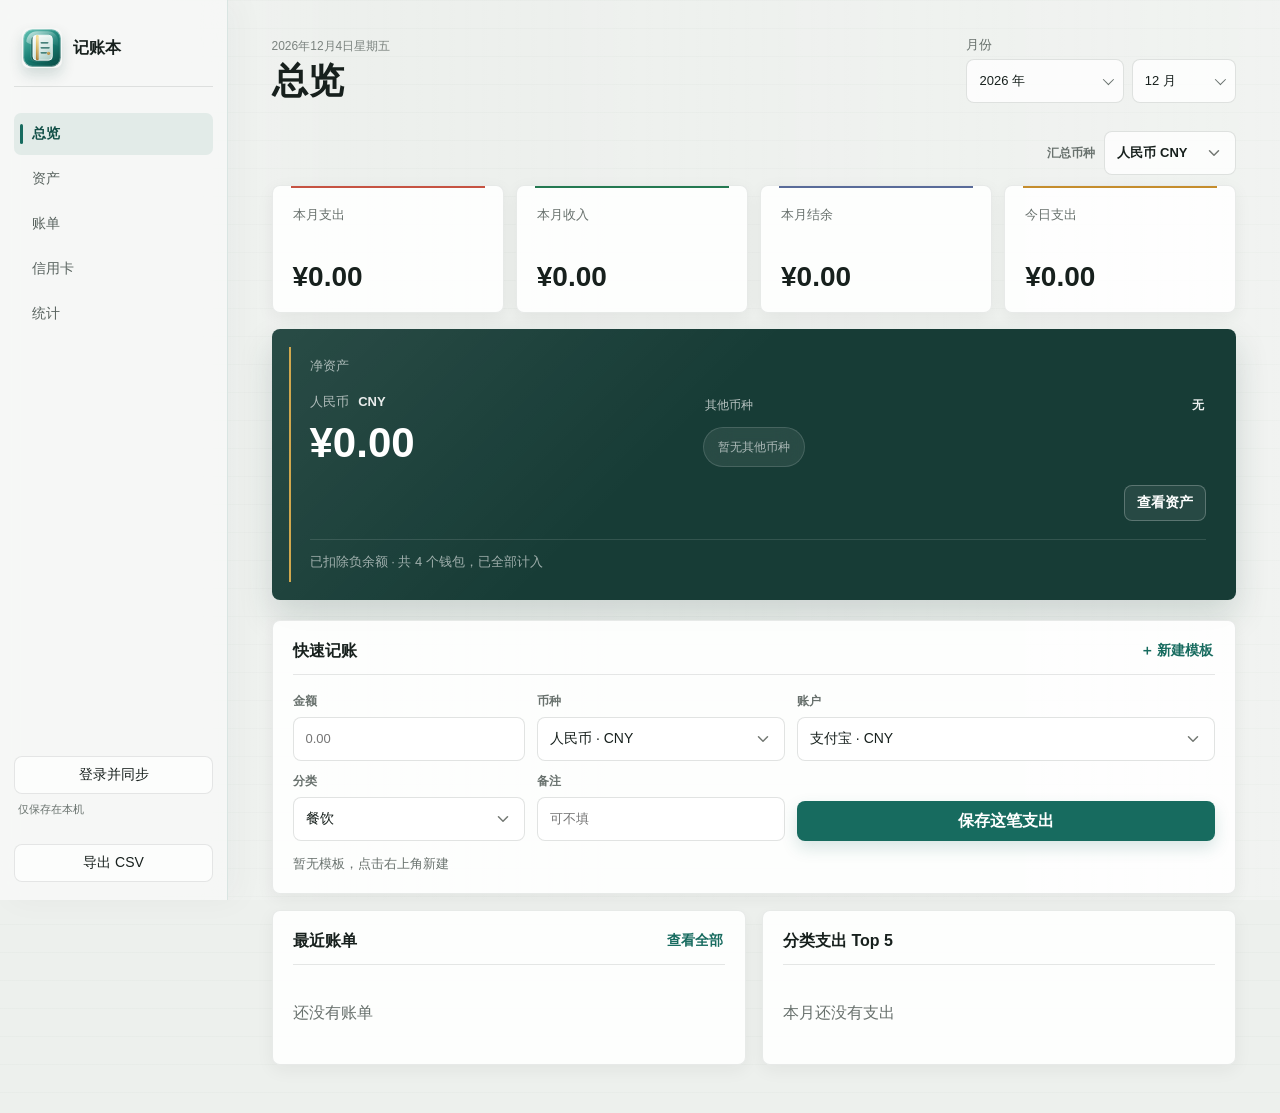
<file: index.html>
<!doctype html>
<html lang="zh-CN">
  <head>
    <meta charset="UTF-8" />
    <meta name="viewport" content="width=device-width, initial-scale=1.0" />
    <meta name="theme-color" content="#173c36" />
    <meta name="application-version" content="3.1" />
    <title>记账本 - 个人记账</title>
    <link id="appFavicon" rel="icon" href="./assets/icons/app-logo.svg?v=3" type="image/svg+xml" />
    <link rel="stylesheet" href="./styles.css?v=beauty-61" />
  </head>
  <body>
    <div class="app-shell">
      <aside class="sidebar" aria-label="主导航">
        <div class="brand">
          <div class="brand-logo-control">
            <button class="brand-mark" id="logoPickerButton" type="button" aria-label="选择 Logo 风格" aria-expanded="false" title="选择 Logo 风格">
              <img id="appLogo" src="./assets/icons/app-logo.svg?v=3" alt="" />
            </button>
            <div class="logo-picker-menu" id="logoPickerMenu" role="menu" aria-label="Logo 风格" hidden>
              <button class="logo-option" type="button" role="menuitemradio" data-logo-style="simple" aria-checked="false">
                <img src="./assets/icons/app-logo-simple.svg?v=1" alt="" />
                <span><strong>简约</strong><small>清晰平面线条</small></span>
                <i aria-hidden="true"></i>
              </button>
              <button class="logo-option active" type="button" role="menuitemradio" data-logo-style="embossed" aria-checked="true">
                <img src="./assets/icons/app-logo.svg?v=3" alt="" />
                <span><strong>立体</strong><small>玻璃浮雕质感</small></span>
                <i aria-hidden="true"></i>
              </button>
            </div>
          </div>
          <div>
            <strong>记账本</strong>
          </div>
        </div>
        <nav class="nav-tabs">
          <button class="nav-tab active" data-view="dashboard" type="button">总览</button>
          <button class="nav-tab" data-view="assets" type="button">资产</button>
          <button class="nav-tab" data-view="bills" type="button">账单</button>
          <button class="nav-tab" data-view="credit" type="button">信用卡</button>
          <button class="nav-tab" data-view="stats" type="button">统计</button>
        </nav>
        <div class="cloud-account">
          <button class="ghost-button" id="openAuthModal" type="button">登录并同步</button>
          <div class="cloud-user" id="cloudUser" hidden>
            <span class="cloud-user-email" id="cloudUserEmail"></span>
            <button class="link-button" id="signOutButton" type="button">退出登录</button>
          </div>
          <span class="sync-status" id="syncStatus">仅保存在本机</span>
        </div>
        <button class="ghost-button" id="exportCsv" type="button">导出 CSV</button>
      </aside>

      <main class="main-content">
        <header class="topbar">
          <div>
            <p class="eyebrow" id="todayText"></p>
            <h1 id="viewTitle">总览</h1>
          </div>
          <div class="month-control">
            <label for="monthPicker">月份</label>
            <input id="monthPicker" type="hidden" />
            <div class="period-cascade" data-period-target="monthPicker" data-period-kind="month" aria-label="选择账本月份"></div>
          </div>
        </header>

        <section class="view active" id="dashboardView">
          <div class="summary-currency-row">
            <label class="summary-currency-control" for="dashboardSummaryCurrency">
              <span>汇总币种</span>
              <select id="dashboardSummaryCurrency" aria-label="总览汇总币种"></select>
            </label>
          </div>
          <div class="metric-grid">
            <article class="metric">
              <span>本月支出</span>
              <strong id="monthExpense">¥0</strong>
            </article>
            <article class="metric">
              <span>本月收入</span>
              <strong id="monthIncome">¥0</strong>
            </article>
            <article class="metric">
              <span>本月结余</span>
              <strong id="monthBalance">¥0</strong>
            </article>
            <article class="metric">
              <span>今日支出</span>
              <strong id="todayExpense">¥0</strong>
            </article>
          </div>

          <section class="dashboard-asset-summary">
            <div>
              <span>净资产</span>
              <div class="metric-currency-list" id="dashboardNetAssets" aria-live="polite"></div>
            </div>
            <button class="link-button" data-view-jump="assets" type="button">查看资产</button>
            <p id="dashboardAssetSummary">已扣除负余额 · 共 0 个钱包</p>
          </section>

          <div class="content-grid">
            <section class="panel quick-entry">
              <div class="panel-heading">
                <h2>快速记账</h2>
                <button class="link-button" id="addQuickTemplate" type="button">＋ 新建模板</button>
              </div>
              <form id="quickForm" class="quick-entry-form">
                <label class="quick-amount-field">
                  <span>金额</span>
                  <input name="amount" type="number" step="0.01" min="0.01" placeholder="0.00" required />
                </label>
                <label class="quick-currency-field">
                  <span>币种</span>
                  <select name="currency" required></select>
                </label>
                <label class="quick-account-field">
                  <span>账户</span>
                  <select name="accountId" required></select>
                </label>
                <label>
                  <span>分类</span>
                  <select name="categoryId" required></select>
                </label>
                <label>
                  <span>备注</span>
                  <input name="note" type="text" placeholder="可不填" />
                </label>
                <button class="primary-button quick-submit" type="submit">保存这笔支出</button>
              </form>
              <form id="quickTemplateForm" class="quick-template-editor" hidden>
                <input name="id" type="hidden" />
                <label>
                  <span>模板名称</span>
                  <input name="note" type="text" placeholder="例如：工作日午餐" required />
                </label>
                <label>
                  <span>金额</span>
                  <input name="amount" type="number" step="0.01" min="0.01" placeholder="0.00" required />
                </label>
                <label class="quick-template-account-field">
                  <span>账户</span>
                  <select name="accountId" required></select>
                </label>
                <label>
                  <span>币种</span>
                  <select name="currency" required></select>
                </label>
                <label class="quick-template-category-field">
                  <span>分类</span>
                  <select name="categoryId" required></select>
                </label>
                <div class="template-editor-actions">
                  <button class="icon-button danger-button template-delete" id="deleteQuickTemplate" type="button" title="删除模板" aria-label="删除模板">
                    <span class="action-icon trash-icon" aria-hidden="true"></span>
                  </button>
                  <button class="secondary-button" id="cancelQuickTemplate" type="button">取消</button>
                  <button class="primary-button" id="quickTemplateSubmit" type="submit">保存模板</button>
                </div>
              </form>
              <div class="template-row" id="templateRow"></div>
            </section>

            <section class="panel">
              <div class="panel-heading">
                <h2>最近账单</h2>
                <button class="link-button" data-view-jump="bills" type="button">查看全部</button>
              </div>
              <div class="bill-list" id="recentBills"></div>
            </section>

            <section class="panel">
              <div class="panel-heading">
                <h2>分类支出 Top 5</h2>
              </div>
              <div class="rank-list" id="topCategories"></div>
            </section>

          </div>
        </section>

        <section class="view" id="assetsView">
          <section class="asset-summary">
            <div class="asset-summary-main">
              <div class="asset-summary-mode-row">
                <span id="assetValueLabel">净资产</span>
                <div class="asset-value-switch asset-value-switch-dark" role="group" aria-label="资产金额口径">
                  <button class="asset-value-button" type="button" data-assets-value-mode="total" aria-pressed="false">总资产</button>
                  <button class="asset-value-button active" type="button" data-assets-value-mode="net" aria-pressed="true">净资产</button>
                </div>
              </div>
              <div class="asset-total-list" id="totalAssets" aria-live="polite"></div>
            </div>
            <p id="assetSummary">共 0 个钱包</p>
          </section>

          <section class="panel asset-list-panel">
            <div class="panel-heading">
              <div>
                <h2>我的钱包</h2>
                <span class="panel-note" id="includedAccountCount">0 个计入资产统计</span>
              </div>
              <button class="primary-button" id="openAccountModal" type="button">新增钱包</button>
            </div>
            <div class="account-list" id="accountList"></div>
          </section>
        </section>

        <section class="view" id="addView">
          <div class="view-context-actions form-width-actions split-actions">
            <button class="secondary-button" data-view-jump="bills" type="button">返回账单</button>
            <button class="secondary-button" data-view-jump="categories" type="button">新增分类</button>
          </div>
          <form id="transactionForm" class="panel form-panel">
            <input type="hidden" name="id" />
            <div class="segmented" role="tablist" aria-label="记账类型">
              <button class="segment active" data-type="expense" type="button">支出</button>
              <button class="segment" data-type="income" type="button">收入</button>
              <button class="segment" data-type="transfer" type="button">转账</button>
            </div>
            <div class="form-grid">
              <label>
                金额
                <input name="amount" type="number" step="0.01" min="0" required />
              </label>
              <label class="category-field">
                分类
                <select name="categoryId" required></select>
              </label>
              <label>
                账户
                <select name="accountId"></select>
              </label>
              <label>
                币种
                <select name="currency"></select>
              </label>
              <label class="target-account-field">
                转入账户
                <select name="targetAccountId"></select>
              </label>
              <label>
                日期
                <input id="transactionDate" name="date" type="hidden" required />
                <div class="period-cascade period-cascade-datetime" data-period-target="transactionDate" data-period-kind="datetime" aria-label="选择交易日期和时间"></div>
              </label>
              <label class="credit-bill-period-field" hidden>
                信用卡账期
                <input id="transactionCreditBillMonth" name="creditBillMonth" type="hidden" />
                <div class="period-cascade" data-period-target="transactionCreditBillMonth" data-period-kind="month"></div>
              </label>
              <label>
                标签
                <input name="tags" type="text" placeholder="用逗号分隔" />
              </label>
              <label class="wide">
                备注
                <textarea name="note" rows="3"></textarea>
              </label>
              <label class="checkbox-line installment-toggle-field">
                <input name="useInstallment" type="checkbox" />
                信用卡分期
              </label>
              <div class="installment-fields wide" id="installmentFields" hidden>
                <label>
                  分期期数
                  <input name="installmentCount" type="number" min="2" max="60" step="1" value="3" />
                </label>
                <label>
                  首期日期
                  <input id="installmentStartDate" name="installmentStartDate" type="hidden" />
                  <div class="period-cascade period-cascade-date" data-period-target="installmentStartDate" data-period-kind="date" aria-label="选择首期日期"></div>
                </label>
              </div>
            </div>
            <div class="form-actions">
              <button class="secondary-button" id="resetTransaction" type="button">清空</button>
              <button class="secondary-button" id="cancelTransactionEdit" type="button" hidden>取消修改</button>
              <button class="primary-button" id="transactionSubmit" type="submit">保存账单</button>
            </div>
          </form>
        </section>

        <section class="view" id="billsView">
          <div class="view-context-actions">
            <button class="primary-button" data-view-jump="add" type="button">记一笔</button>
          </div>
          <div class="panel">
            <div class="filter-bar">
              <input id="billSearch" type="search" placeholder="搜索备注、标签" />
              <select id="typeFilter">
                <option value="all">全部类型</option>
                <option value="expense">支出</option>
                <option value="income">收入</option>
                <option value="transfer">转账</option>
              </select>
              <select id="categoryFilter"></select>
              <select id="accountFilter"></select>
            </div>
            <div class="summary-currency-row bill-summary-currency-row">
              <label class="summary-currency-control" for="billSummaryCurrency">
                <span>汇总币种</span>
                <select id="billSummaryCurrency" aria-label="账单汇总币种"></select>
              </label>
            </div>
            <div class="bill-summary" id="billSummary"></div>
            <div class="bulk-toolbar" id="bulkToolbar">
              <label class="checkbox-line">
                <input id="selectAllBills" type="checkbox" />
                全选当前列表
              </label>
              <span id="selectedBillCount">已选 0 笔</span>
              <button class="secondary-button" id="clearBillSelection" type="button">清空选择</button>
              <button class="icon-button danger-button" id="deleteSelectedBills" type="button" title="批量删除" aria-label="批量删除">
                <span class="action-icon trash-icon" aria-hidden="true"></span>
              </button>
            </div>
            <div class="bill-table" id="billTable"></div>
          </div>
        </section>

        <section class="view" id="creditView">
          <section class="panel credit-overview" id="creditOverview">
            <div class="panel-heading">
              <div>
                <h2>信用卡</h2>
                <span class="panel-note" id="creditCardSummary">0 张信用卡</span>
              </div>
            </div>
            <div class="credit-card-grid" id="creditCardList"></div>
          </section>

          <section class="credit-detail" id="creditDetail" hidden>
            <div class="panel credit-detail-hero">
              <button class="secondary-button" type="button" onclick="showCreditCardList()">返回信用卡列表</button>
              <div class="credit-detail-main">
                <span class="account-icon asset-account-logo has-logo account-line-logo"><img src="assets/logos/bank-card.svg?v=3" alt="" /></span>
                <div>
                  <h2 id="creditDetailTitle">信用卡</h2>
                  <p id="creditDetailMeta"></p>
                </div>
              </div>
              <div class="credit-detail-balance" id="creditDetailBalance"></div>
            </div>
            <div class="content-grid two-col">
              <section class="panel">
                <div class="panel-heading">
                  <h2>信用卡分期</h2>
                  <span class="panel-note" id="installmentSummary">0 个分期计划</span>
                </div>
                <div class="installment-plan-list" id="installmentPlanList"></div>
              </section>
              <section class="panel">
                <div class="panel-heading">
                  <div>
                    <h2 id="creditBillTitle">信用卡账单</h2>
                    <span class="panel-note" id="creditBillSummary">0 笔账单</span>
                  </div>
                  <label class="credit-period-picker">
                    账单期
                    <input id="creditBillMonth" type="hidden" />
                    <div class="period-cascade" data-period-target="creditBillMonth" data-period-kind="month" aria-label="选择信用卡账单期"></div>
                  </label>
                </div>
                <div class="bill-list" id="creditBillList"></div>
              </section>
            </div>
          </section>
        </section>

        <section class="view" id="categoriesView">
          <div class="view-context-actions">
            <button class="secondary-button" data-view-jump="add" type="button">返回记一笔</button>
          </div>
          <div class="content-grid two-col">
            <form id="categoryForm" class="panel form-panel category-form-panel">
              <input type="hidden" name="id" />
              <div class="panel-heading">
                <h2 id="categoryFormTitle">新增分类</h2>
              </div>
              <div class="category-preview" aria-live="polite">
                <span class="category-preview-icon" id="categoryPreviewIcon" aria-hidden="true">餐</span>
                <div class="category-preview-copy">
                  <span id="categoryPreviewType">支出分类</span>
                  <strong id="categoryPreviewName">分类名称</strong>
                </div>
              </div>
              <div class="form-grid category-form-grid">
                <label class="wide">
                  分类名称
                  <input name="name" type="text" placeholder="例如：旅行" required />
                </label>
                <label>
                  类型
                  <select name="type">
                    <option value="expense">支出</option>
                    <option value="income">收入</option>
                  </select>
                </label>
                <label class="wide category-icon-field">
                  图标
                  <input name="icon" type="hidden" value="utensils" />
                  <span class="category-picker-label">线性图标</span>
                  <span class="category-icon-picker" id="categoryIconPicker" role="group" aria-label="选择分类图标"></span>
                  <input name="customIcon" type="text" maxlength="16" placeholder="输入自定义文字或 Emoji，例如：🎵" />
                </label>
                <label class="category-color-field">
                  颜色
                  <span class="category-color-control">
                    <input name="color" type="color" value="#247c7a" aria-label="分类颜色" />
                    <span id="categoryColorValue">#247C7A</span>
                  </span>
                </label>
                <label class="category-toggle-field">
                  状态
                  <span class="category-toggle">
                    <input name="enabled" type="checkbox" checked />
                    <span class="category-toggle-track" aria-hidden="true"></span>
                    <span>启用此分类</span>
                  </span>
                </label>
              </div>
              <div class="form-actions category-form-actions">
                <button class="secondary-button" id="resetCategory" type="button">清空</button>
                <button class="secondary-button" id="cancelCategoryEdit" type="button" hidden>取消修改</button>
                <button class="primary-button" id="categorySubmit" type="submit">保存分类</button>
              </div>
            </form>
            <div class="panel">
              <div class="panel-heading">
                <h2>分类列表</h2>
              </div>
              <div class="category-list" id="categoryList"></div>
            </div>
          </div>
        </section>

        <section class="view" id="statsView">
          <div class="stats-toolbar">
            <div class="stats-mode-group" role="group" aria-label="统计周期">
              <button class="stats-mode-button" type="button" data-stats-mode="week" aria-pressed="false">周报</button>
              <button class="stats-mode-button active" type="button" data-stats-mode="month" aria-pressed="true">月报</button>
              <button class="stats-mode-button" type="button" data-stats-mode="year" aria-pressed="false">年报</button>
            </div>
            <div class="stats-period-controls">
              <label class="stats-period-field" data-stats-period="week" hidden>
                <span>所在周</span>
                <input id="statsWeekDate" type="hidden" />
                <div class="period-cascade period-cascade-date" data-period-target="statsWeekDate" data-period-kind="date" aria-label="选择周报日期"></div>
              </label>
              <label class="stats-period-field" data-stats-period="month">
                <span>月份</span>
                <input id="statsMonthValue" type="hidden" />
                <div class="period-cascade" data-period-target="statsMonthValue" data-period-kind="month" aria-label="选择月报月份"></div>
              </label>
              <label class="stats-period-field" data-stats-period="year" hidden>
                <span>年份</span>
                <input id="statsYearValue" type="hidden" />
                <div class="period-cascade period-cascade-year" data-period-target="statsYearValue" data-period-kind="year" aria-label="选择年报年份"></div>
              </label>
              <label class="stats-currency-field" for="statsCurrency">
                <span>统计币种</span>
                <select id="statsCurrency"></select>
              </label>
            </div>
            <p class="stats-period-summary" id="statsPeriodSummary"></p>
          </div>
          <div class="stats-subnav" role="tablist" aria-label="统计分析">
            <button class="stats-subnav-button active" type="button" data-stats-page="overview" aria-pressed="true">概览</button>
            <button class="stats-subnav-button" type="button" data-stats-page="expense" aria-pressed="false">消费分析</button>
            <button class="stats-subnav-button" type="button" data-stats-page="income" aria-pressed="false">收入分析</button>
          </div>

          <div class="stats-page active" data-stats-page-panel="overview">
            <div class="metric-grid">
              <article class="metric">
                <span>储蓄率</span>
                <strong id="savingRate">0%</strong>
              </article>
              <article class="metric">
                <span>最大支出分类</span>
                <strong id="largestCategory">-</strong>
              </article>
              <article class="metric">
                <span>最大单笔消费</span>
                <strong id="largestExpense">¥0</strong>
              </article>
              <article class="metric">
                <span id="statsDeltaLabel">比上月变化</span>
                <strong id="monthDelta">¥0</strong>
              </article>
            </div>
            <section class="panel stats-net-panel">
              <div class="panel-heading stats-chart-heading">
                <div>
                  <h2 id="statsAssetTrendTitle">净资产趋势</h2>
                  <p id="statsAssetTrendDescription">包含所选币种钱包的正负余额</p>
                </div>
                <div class="stats-asset-actions">
                  <div class="asset-value-switch" role="group" aria-label="趋势图资产口径">
                    <button class="asset-value-button" type="button" data-stats-asset-mode="total" aria-pressed="false">总资产</button>
                    <button class="asset-value-button active" type="button" data-stats-asset-mode="net" aria-pressed="true">净资产</button>
                  </div>
                  <div class="stats-chart-legend">
                    <span><i class="legend-dot net"></i><span id="statsAssetEndLabel">期末净资产</span> <strong id="statsNetAssetCurrent">¥0</strong></span>
                    <span>周期变化 <strong id="statsNetAssetChange">¥0</strong></span>
                  </div>
                </div>
              </div>
              <div class="net-worth-chart" id="netWorthChart"></div>
            </section>
            <section class="panel">
              <div class="panel-heading stats-chart-heading">
                <h2 id="statsTrendTitle">本月每日收支</h2>
                <div class="stats-chart-legend">
                  <span><i class="legend-dot income"></i>收入 <strong id="statsIncomeTotal">¥0</strong></span>
                  <span><i class="legend-dot expense"></i>支出 <strong id="statsExpenseTotal">¥0</strong></span>
                </div>
              </div>
              <div class="cashflow-chart" id="dailyChart"></div>
            </section>
          </div>

          <div class="stats-page" data-stats-page-panel="expense" hidden>
            <details class="stats-inline-filter">
              <summary>筛选统计数据</summary>
              <div class="stats-filter-grid">
                <section>
                  <h3>排除分类</h3>
                  <div class="stats-filter-list" data-stats-category-filters="expense"></div>
                </section>
                <section>
                  <h3>排除标签</h3>
                  <div class="stats-tag-filter-row">
                    <input data-stats-tag-filter-input type="text" placeholder="输入标签后回车" />
                    <button class="secondary-button" data-add-stats-tag-filter type="button">添加</button>
                  </div>
                  <div class="stats-filter-tags" data-stats-tag-filters></div>
                </section>
              </div>
              <button class="secondary-button stats-filter-reset" data-reset-stats-filters type="button">清空筛选</button>
            </details>
            <div class="metric-grid analysis-metric-grid">
              <article class="metric">
                <span>本期支出</span>
                <strong id="expenseAnalysisTotal">¥0</strong>
              </article>
              <article class="metric">
                <span>最大支出分类</span>
                <strong id="expenseAnalysisTopCategory">-</strong>
              </article>
              <article class="metric">
                <span>固定支出</span>
                <strong id="expenseAnalysisFixed">¥0</strong>
              </article>
              <article class="metric">
                <span>支出笔数</span>
                <strong id="expenseAnalysisTags">0 笔</strong>
              </article>
            </div>
            <section class="panel">
              <div class="panel-heading">
                <div>
                  <h2>支出分类占比</h2>
                  <span class="panel-note">点击分类查看账单明细</span>
                </div>
              </div>
              <div class="donut-area">
                <div class="donut" id="categoryDonut"></div>
                <div class="rank-list" id="categoryShare"></div>
              </div>
            </section>
            <section class="panel spending-analysis-panel">
              <div class="panel-heading">
                <div>
                  <h2>消费分析</h2>
                  <span class="panel-note">从分类、标签和固定支出查看资金流向</span>
                </div>
              </div>
              <div class="spending-insight" id="spendingInsight">本期还没有足够的支出数据</div>
              <div class="spending-analysis-grid">
                <section class="spending-analysis-card">
                  <h3>支出流向</h3>
                  <div class="flow-list" id="spendingFlowList"></div>
                </section>
                <section class="spending-analysis-card">
                  <h3>标签排行</h3>
                  <div class="flow-list" id="tagFlowList"></div>
                </section>
                <section class="spending-analysis-card">
                  <h3>固定支出</h3>
                  <div class="flow-list" id="fixedExpenseList"></div>
                </section>
              </div>
            </section>
          </div>

          <div class="stats-page" data-stats-page-panel="income" hidden>
            <details class="stats-inline-filter">
              <summary>筛选统计数据</summary>
              <div class="stats-filter-grid">
                <section>
                  <h3>排除分类</h3>
                  <div class="stats-filter-list" data-stats-category-filters="income"></div>
                </section>
                <section>
                  <h3>排除标签</h3>
                  <div class="stats-tag-filter-row">
                    <input data-stats-tag-filter-input type="text" placeholder="输入标签后回车" />
                    <button class="secondary-button" data-add-stats-tag-filter type="button">添加</button>
                  </div>
                  <div class="stats-filter-tags" data-stats-tag-filters></div>
                </section>
              </div>
              <button class="secondary-button stats-filter-reset" data-reset-stats-filters type="button">清空筛选</button>
            </details>
            <div class="metric-grid analysis-metric-grid income-analysis-metric-grid">
              <article class="metric">
                <span>本期收入</span>
                <strong id="incomeAnalysisTotal">¥0</strong>
              </article>
              <article class="metric">
                <span>最大收入来源</span>
                <strong id="incomeAnalysisTopCategory">-</strong>
              </article>
              <article class="metric">
                <span>稳定收入</span>
                <strong id="incomeAnalysisStable">¥0</strong>
              </article>
              <article class="metric">
                <span>收入笔数</span>
                <strong id="incomeAnalysisCount">0 笔</strong>
              </article>
            </div>
            <section class="panel">
              <div class="panel-heading">
                <div>
                  <h2>收入分类占比</h2>
                  <span class="panel-note">点击分类查看账单明细</span>
                </div>
              </div>
              <div class="donut-area">
                <div class="donut income-donut" id="incomeDonut"></div>
                <div class="rank-list" id="incomeShare"></div>
              </div>
            </section>
            <section class="panel spending-analysis-panel">
              <div class="panel-heading">
                <div>
                  <h2>收入分析</h2>
                  <span class="panel-note">从来源、标签和稳定收入查看资金进入方式</span>
                </div>
              </div>
              <div class="spending-insight income-insight" id="incomeInsight">本期还没有足够的收入数据</div>
              <div class="spending-analysis-grid">
                <section class="spending-analysis-card">
                  <h3>收入来源</h3>
                  <div class="flow-list" id="incomeFlowList"></div>
                </section>
                <section class="spending-analysis-card">
                  <h3>标签排行</h3>
                  <div class="flow-list" id="incomeTagFlowList"></div>
                </section>
                <section class="spending-analysis-card">
                  <h3>稳定收入</h3>
                  <div class="flow-list" id="stableIncomeList"></div>
                </section>
              </div>
            </section>
          </div>
        </section>
      </main>
    </div>

    <div class="modal-backdrop" id="accountModal" hidden>
      <section class="modal-dialog" role="dialog" aria-modal="true" aria-labelledby="accountFormTitle">
        <form id="accountForm">
          <input type="hidden" name="id" />
          <div class="modal-heading">
            <h2 id="accountFormTitle">新增钱包</h2>
            <button class="modal-close" id="closeAccountModal" type="button" aria-label="关闭窗口" title="关闭">×</button>
          </div>
          <div class="modal-body form-grid one-col">
            <label>
              钱包名称
              <input name="name" type="text" placeholder="例如：招商银行、京东钱包" required />
            </label>
            <label>
              钱包类型
              <select name="type">
                <option value="wechat">微信</option>
                <option value="alipay">支付宝</option>
                <option value="bank">银行卡</option>
                <option value="credit_card">信用卡</option>
                <option value="cash">现金</option>
                <option value="other">其他钱包</option>
              </select>
            </label>
            <div class="account-icon-preview" aria-live="polite">
              <div id="accountIconPreview" aria-hidden="true"></div>
              <div>
                <span>钱包图标预览</span>
                <strong id="accountIconPreviewLabel">微信</strong>
              </div>
            </div>
            <div class="account-balance-editor">
              <div class="balance-editor-heading">
                <span id="initialBalanceLabel">币种余额</span>
                <button class="link-button" id="addAccountBalance" type="button">＋ 添加币种</button>
              </div>
              <div class="balance-row-list" id="accountBalanceRows"></div>
              <p class="account-balance-hint" id="creditOpeningDebtHint" hidden>新增信用卡时，填写的欠款将自动记为本期“其他”支出。</p>
            </div>
            <div class="credit-card-fields" id="creditCardFields" hidden>
              <label>
                信用额度
                <input name="creditLimit" type="number" min="0" step="0.01" value="0" required />
              </label>
              <label>
                账单日
                <input name="billingDay" type="number" min="1" max="28" step="1" value="1" required />
              </label>
              <label>
                还款日
                <input name="dueDay" type="number" min="1" max="28" step="1" value="20" required />
              </label>
            </div>
            <label class="checkbox-line">
              <input name="includeInAssets" type="checkbox" checked />
              计入资产统计
            </label>
          </div>
          <div class="modal-actions">
            <button class="secondary-button" id="cancelAccountModal" type="button">取消</button>
            <button class="primary-button" id="accountSubmit" type="submit">保存钱包</button>
          </div>
        </form>
      </section>
    </div>

    <div class="modal-backdrop stats-category-modal" id="statsCategoryModal" hidden>
      <section class="modal-dialog stats-category-modal-dialog" role="dialog" aria-modal="true" aria-labelledby="statsCategoryModalTitle">
        <div class="modal-heading">
          <h2 id="statsCategoryModalTitle">分类账单明细</h2>
          <button class="modal-close" id="closeStatsCategoryModal" type="button" aria-label="关闭分类账单明细" title="关闭">×</button>
        </div>
        <div class="stats-category-modal-content" id="statsCategoryModalContent"></div>
      </section>
    </div>

    <div class="modal-backdrop" id="authModal" hidden>
      <section class="modal-dialog auth-dialog" role="dialog" aria-modal="true" aria-labelledby="authFormTitle">
        <form id="authForm">
          <div class="modal-heading">
            <h2 id="authFormTitle">登录同步</h2>
            <button class="modal-close" id="closeAuthModal" type="button" aria-label="关闭窗口" title="关闭">×</button>
          </div>
          <div class="modal-body form-grid one-col">
            <label id="authEmailField">
              邮箱
              <input name="email" type="email" autocomplete="email" required />
            </label>
            <label>
              密码
              <input name="password" type="password" minlength="8" autocomplete="current-password" required />
            </label>
            <div class="auth-links">
              <button class="link-button" id="forgotPassword" type="button">忘记密码</button>
            </div>
          </div>
          <div class="modal-actions">
            <button class="secondary-button" id="cancelAuthModal" type="button">取消</button>
            <button class="secondary-button" id="registerButton" type="button">注册</button>
            <button class="primary-button" id="authSubmit" type="submit">登录</button>
          </div>
        </form>
      </section>
    </div>

    <div class="toast" id="toast" role="status" aria-live="polite"></div>
    <script src="./assets/vendor/supabase.js?v=1"></script>
    <script src="./mock-data.js?v=3"></script>
    <script src="./app.js?v=beauty-67"></script>
  </body>
</html>
</file>
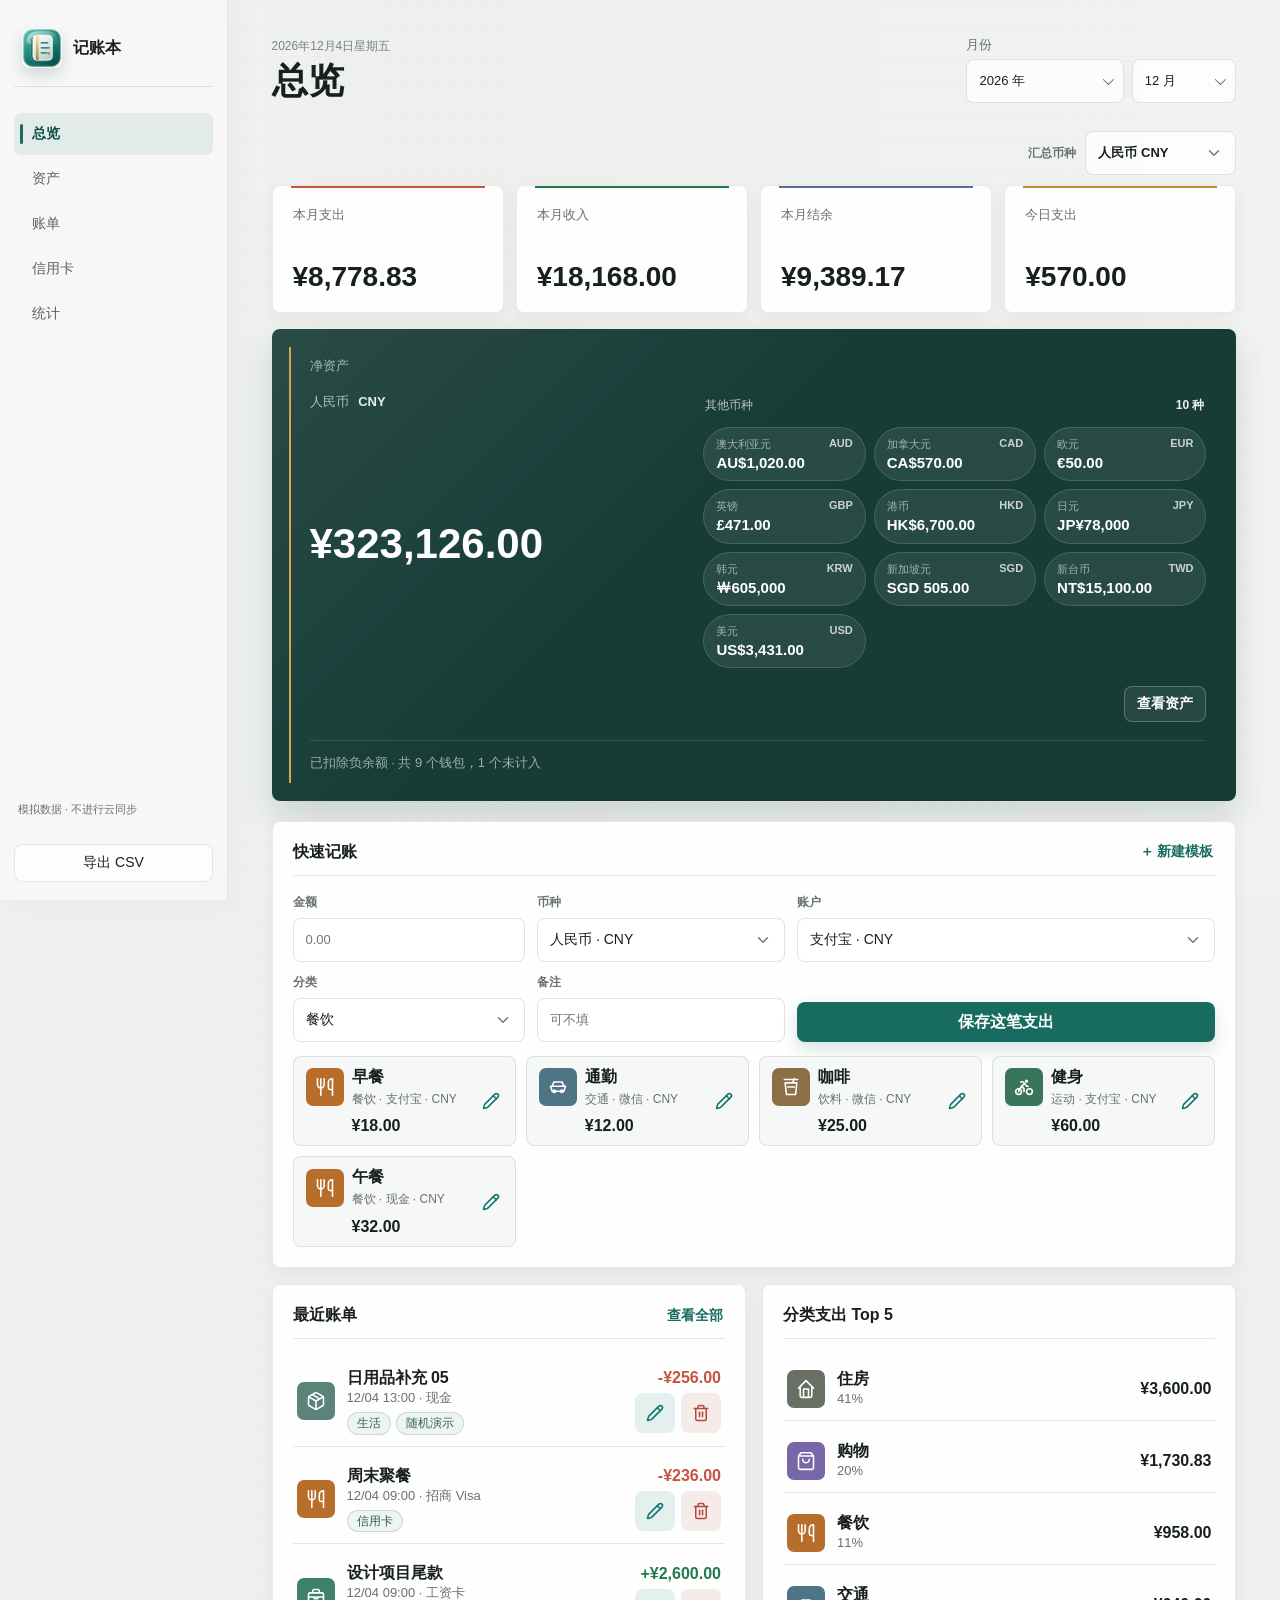
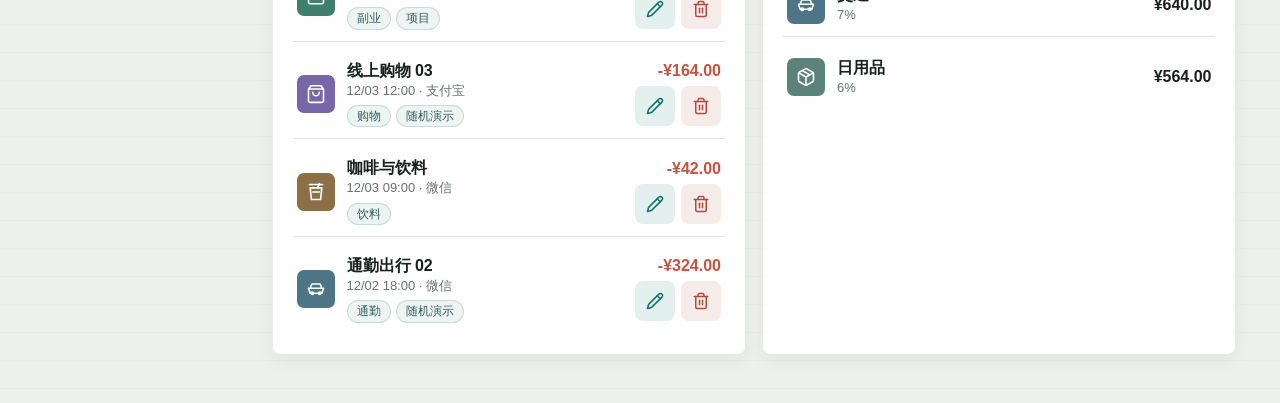
<file: demo.html>
<!doctype html>
<html lang="zh-CN">
  <head>
    <meta charset="UTF-8" />
    <meta name="viewport" content="width=device-width, initial-scale=1.0" />
    <title>记账本 - 模拟数据</title>
    <meta http-equiv="refresh" content="0; url=./index.html?demo=1" />
    <script>window.location.replace("./index.html?demo=1");</script>
  </head>
  <body>
    <a href="./index.html?demo=1">打开模拟数据</a>
  </body>
</html>
</file>
<file: styles.css>
:root {
  color-scheme: light;
  --bg: #f3f2ee;
  --surface: rgba(255, 255, 255, 0.76);
  --surface-solid: #fbfaf7;
  --panel: rgba(255, 255, 255, 0.84);
  --text: #202321;
  --muted: #737873;
  --secondary: #90958f;
  --line: rgba(44, 48, 43, 0.12);
  --line-strong: rgba(44, 48, 43, 0.2);
  --primary: #0f766e;
  --primary-dark: #0b5f59;
  --accent: #b76e2b;
  --amber: #c59b2d;
  --green: #247a4d;
  --danger: #b24a3b;
  --purple: #7766a8;
  --shadow: 0 18px 48px rgba(24, 28, 24, 0.075);
  --soft-shadow: 0 8px 24px rgba(24, 28, 24, 0.055);
}

* {
  box-sizing: border-box;
}

[hidden] {
  display: none !important;
}

body {
  margin: 0;
  min-width: 320px;
  min-height: 100vh;
  color: var(--text);
  background:
    radial-gradient(circle at 16% 0%, rgba(255, 255, 255, 0.86), transparent 34%),
    linear-gradient(180deg, #f8f7f3 0%, #f1f0ec 46%, #e8e7e2 100%);
  font-family: -apple-system, BlinkMacSystemFont, "SF Pro Display", "SF Pro Text", "Segoe UI", "PingFang SC", "Microsoft YaHei", sans-serif;
  -webkit-font-smoothing: antialiased;
  text-rendering: optimizeLegibility;
}

body.modal-open {
  overflow: hidden;
}

button,
input,
select,
textarea {
  font: inherit;
}

button {
  cursor: pointer;
}

.app-shell {
  display: grid;
  grid-template-columns: 246px minmax(0, 1fr);
  min-height: 100vh;
}

.sidebar {
  position: sticky;
  top: 0;
  display: flex;
  flex-direction: column;
  gap: 22px;
  height: 100vh;
  padding: 24px 16px;
  border-right: 1px solid var(--line);
  background: rgba(237, 236, 231, 0.72);
  color: var(--text);
  backdrop-filter: blur(24px) saturate(1.35);
}

.brand {
  display: flex;
  align-items: center;
  gap: 12px;
  min-height: 48px;
  padding: 0 4px;
}

.brand-mark {
  position: relative;
  display: flex;
  align-items: center;
  justify-content: center;
  width: 42px;
  height: 42px;
  border-radius: 8px;
  color: white;
  background: linear-gradient(180deg, #1f8f86 0%, #0f766e 100%);
  font-weight: 800;
  box-shadow: 0 10px 24px rgba(15, 118, 110, 0.2);
}

.brand-mark svg {
  position: absolute;
  top: 50%;
  left: 50%;
  display: block;
  width: 25px;
  height: 25px;
  margin: 0;
  transform: translate(-50%, -50%);
}

.brand strong,
.brand span {
  display: block;
}

.brand strong {
  font-size: 17px;
  letter-spacing: 0;
}

.brand span {
  color: var(--muted);
  font-size: 13px;
}

.nav-tabs {
  display: grid;
  gap: 6px;
}

.nav-tab,
.ghost-button {
  width: 100%;
  min-height: 38px;
  border: 0;
  border-radius: 8px;
  color: var(--text);
  background: transparent;
  text-align: left;
  padding: 0 12px;
  font-size: 14px;
  font-weight: 500;
  transition: background 0.16s ease, color 0.16s ease, box-shadow 0.16s ease;
}

.nav-tab:hover,
.ghost-button:hover {
  background: rgba(0, 0, 0, 0.05);
}

.nav-tab.active {
  color: var(--text);
  background: rgba(255, 255, 255, 0.68);
  box-shadow: inset 0 0 0 1px rgba(255, 255, 255, 0.72), 0 6px 18px rgba(24, 28, 24, 0.045);
}

.ghost-button {
  border: 1px solid var(--line);
  background: rgba(255, 255, 255, 0.52);
  text-align: center;
}

.cloud-account {
  display: grid;
  gap: 8px;
  margin-top: auto;
}

.cloud-user {
  display: grid;
  gap: 6px;
  padding: 10px 12px;
  border: 1px solid var(--line);
  border-radius: 8px;
  background: rgba(255, 255, 255, 0.48);
}

.cloud-user-email {
  overflow: hidden;
  color: var(--text);
  font-size: 13px;
  font-weight: 600;
  text-overflow: ellipsis;
  white-space: nowrap;
}

.cloud-user .link-button {
  justify-self: start;
}

.account-balance-hint {
  margin: 8px 0 0;
  color: var(--muted);
  font-size: 12px;
  line-height: 1.5;
}

.sync-status {
  min-height: 16px;
  padding: 0 4px;
  color: var(--muted);
  font-size: 11px;
}

.sync-status.is-syncing {
  color: var(--accent);
}

.sync-status.is-synced {
  color: var(--green);
}

.sync-status.is-error {
  color: var(--danger);
}

.main-content {
  min-width: 0;
  padding: 30px;
}

.topbar {
  display: flex;
  align-items: center;
  justify-content: space-between;
  gap: 18px;
  margin-bottom: 24px;
}

.eyebrow {
  margin: 0 0 4px;
  color: var(--muted);
  font-size: 13px;
}

h1,
h2 {
  margin: 0;
  letter-spacing: 0;
}

h1 {
  font-size: 34px;
  line-height: 1.12;
  font-weight: 700;
}

h2 {
  font-size: 17px;
  font-weight: 650;
}

.month-control {
  display: grid;
  gap: 6px;
  color: var(--muted);
  font-size: 13px;
}

input,
select,
textarea {
  width: 100%;
  min-width: 0;
  border: 1px solid var(--line);
  border-radius: 8px;
  background-color: rgba(255, 255, 255, 0.72);
  color: var(--text);
  padding: 10px 12px;
  outline: none;
  transition: border-color 0.16s ease, box-shadow 0.16s ease, background-color 0.16s ease;
}

input:not([type="hidden"]):not([type="checkbox"]):not([type="color"]),
select {
  height: 44px;
  min-height: 44px;
  line-height: 1.2;
}

textarea {
  min-height: 96px;
  line-height: 1.45;
  resize: vertical;
}

#transactionForm input:not([type="hidden"]),
#transactionForm select,
#transactionForm textarea {
  border-radius: 8px;
  border-width: 1px;
}

#transactionForm input:not([type="hidden"]):not([type="checkbox"]),
#transactionForm select {
  height: 44px;
  min-height: 44px;
  padding-top: 10px;
  padding-bottom: 10px;
}

select {
  -webkit-appearance: none;
  appearance: none;
  padding-right: 40px;
  background-color: rgba(255, 255, 255, 0.72);
  background-image: url("data:image/svg+xml,%3Csvg xmlns='http://www.w3.org/2000/svg' width='18' height='18' viewBox='0 0 24 24' fill='none' stroke='%23737873' stroke-width='2' stroke-linecap='round' stroke-linejoin='round'%3E%3Cpath d='m6 9 6 6 6-6'/%3E%3C/svg%3E");
  background-repeat: no-repeat;
  background-position: right 12px center;
  background-size: 18px 18px;
}

#transactionForm input[type="datetime-local"]::-webkit-calendar-picker-indicator {
  width: 18px;
  height: 18px;
  margin: 0;
  padding: 0;
  opacity: 0.58;
}

input:hover,
select:hover,
textarea:hover {
  background-color: rgba(255, 255, 255, 0.94);
}

input:focus,
select:focus,
textarea:focus {
  border-color: rgba(15, 118, 110, 0.62);
  box-shadow: 0 0 0 4px rgba(15, 118, 110, 0.12);
  background-color: white;
}

input[type="color"] {
  min-height: 44px;
  padding: 4px;
  background: #fff;
  cursor: pointer;
}

input[type="color"]::-webkit-color-swatch-wrapper {
  padding: 0;
}

input[type="color"]::-webkit-color-swatch {
  border: 0;
  border-radius: 5px;
}

input[type="color"]::-moz-color-swatch {
  border: 0;
  border-radius: 5px;
}

.view {
  display: none;
}

.view.active {
  display: block;
}

.metric-grid {
  display: grid;
  grid-template-columns: repeat(4, minmax(0, 1fr));
  grid-auto-rows: 1fr;
  align-items: stretch;
  gap: 14px;
  margin-bottom: 18px;
}

.metric,
.panel {
  border: 1px solid rgba(255, 255, 255, 0.72);
  border-radius: 8px;
  background: var(--panel);
  box-shadow: var(--shadow);
  backdrop-filter: blur(18px) saturate(1.2);
}

.metric {
  display: grid;
  grid-template-rows: auto 1fr;
  gap: 12px;
  min-height: 142px;
  height: 100%;
  padding: 18px;
  background:
    linear-gradient(180deg, rgba(255, 255, 255, 0.94), rgba(255, 255, 255, 0.78));
}

.metric span {
  color: var(--muted);
  font-size: 13px;
  font-weight: 500;
}

.metric strong {
  max-width: 100%;
  font-size: 29px;
  line-height: 1.08;
  font-weight: 700;
  font-variant-numeric: tabular-nums;
  overflow-wrap: anywhere;
}

.metric > strong {
  align-self: end;
}

.analysis-metric-grid {
  grid-template-columns: repeat(4, minmax(0, 1fr));
  gap: 12px;
  margin-bottom: 16px;
}

.analysis-metric-grid .metric {
  min-height: 112px;
  padding: 16px;
}

.analysis-metric-grid .metric strong {
  font-size: 24px;
}

.analysis-metric-grid .metric::after {
  content: "";
  position: absolute;
  top: 0;
  right: 18px;
  left: 18px;
  height: 2px;
  background: #c58d2d;
}

.income-analysis-metric-grid .metric::after {
  background: #4d7585;
}

.dashboard-asset-summary {
  display: flex;
  align-items: flex-end;
  justify-content: space-between;
  gap: 18px;
  margin-bottom: 18px;
  padding: 18px 20px;
  border: 1px solid rgba(15, 118, 110, 0.16);
  border-radius: 8px;
  background: linear-gradient(180deg, rgba(244, 250, 248, 0.94), rgba(255, 255, 255, 0.74));
  box-shadow: var(--soft-shadow);
}

.dashboard-asset-summary > div {
  display: grid;
  gap: 8px;
  flex: 1;
  min-width: 0;
}

.dashboard-asset-summary > div > span {
  color: var(--muted);
  font-size: 13px;
  font-weight: 500;
}

.metric-currency-list {
  display: grid;
  grid-template-columns: minmax(240px, 0.9fr) minmax(260px, 1.1fr);
  align-items: end;
  gap: 18px;
  width: 100%;
  min-width: 0;
}

.metric-currency-item {
  display: flex;
  align-items: baseline;
  justify-content: space-between;
  gap: 10px;
  min-width: 0;
}

.metric-currency-item span {
  flex: 0 0 auto;
  color: var(--secondary);
  font-size: 11px;
  font-weight: 600;
}

.metric-currency-item strong {
  min-width: 0;
  color: var(--text);
  font-size: 16px;
  line-height: 1.1;
  text-align: right;
  overflow-wrap: anywhere;
}

.metric-currency-item.is-primary {
  display: grid;
  justify-content: stretch;
  gap: 4px;
}

.metric-currency-item.is-primary strong {
  font-size: 27px;
  text-align: left;
}

.dashboard-asset-primary {
  display: grid;
  gap: 7px;
  min-width: 0;
}

.dashboard-asset-primary span {
  color: rgba(244, 249, 247, 0.64);
  font-size: 12px;
}

.dashboard-asset-primary span b {
  margin-left: 5px;
  color: rgba(244, 249, 247, 0.88);
  font-weight: 700;
}

.dashboard-asset-primary strong {
  color: #fff;
  font-size: clamp(30px, 3.1vw, 42px);
  line-height: 1;
  font-weight: 720;
  font-variant-numeric: tabular-nums;
  overflow-wrap: anywhere;
}

.dashboard-asset-secondary {
  display: grid;
  grid-template-columns: repeat(3, minmax(0, 1fr));
  gap: 8px;
  min-width: 0;
}

.dashboard-asset-pill,
.dashboard-asset-empty {
  min-width: 0;
  border: 1px solid rgba(255, 255, 255, 0.14);
  border-radius: 999px;
  background: rgba(255, 255, 255, 0.08);
  backdrop-filter: blur(14px);
}

.dashboard-asset-pill {
  display: grid;
  gap: 3px;
  padding: 9px 11px;
}

.dashboard-asset-pill span {
  color: rgba(244, 249, 247, 0.62);
  font-size: 11px;
  font-weight: 700;
}

.dashboard-asset-pill strong {
  color: #fff;
  font-size: 14px;
  line-height: 1.12;
  font-weight: 700;
  font-variant-numeric: tabular-nums;
  overflow-wrap: anywhere;
}

.dashboard-asset-empty {
  display: inline-flex;
  align-items: center;
  min-height: 38px;
  padding: 0 14px;
  color: rgba(244, 249, 247, 0.62);
  font-size: 12px;
}

.asset-summary {
  display: flex;
  align-items: flex-end;
  justify-content: space-between;
  gap: 18px;
  margin-bottom: 18px;
  border-radius: 8px;
  padding: 24px 26px;
  color: #fff;
  background: #29342f;
  box-shadow: 0 18px 42px rgba(28, 38, 33, 0.14);
}

.asset-summary-main {
  display: grid;
  gap: 8px;
  flex: 1;
  min-width: 0;
}

.asset-summary-mode-row {
  display: flex;
  flex-wrap: wrap;
  align-items: center;
  justify-content: space-between;
  gap: 10px 16px;
}

.asset-summary-mode-row > span {
  color: rgba(255, 255, 255, 0.68);
  font-size: 13px;
}

.asset-value-switch {
  display: inline-grid;
  grid-template-columns: repeat(2, minmax(72px, 1fr));
  gap: 2px;
  padding: 3px;
  border: 1px solid var(--line);
  border-radius: 8px;
  background: #f3f1ec;
}

.asset-value-button {
  min-height: 32px;
  padding: 0 12px;
  border: 0;
  border-radius: 6px;
  color: var(--muted);
  background: transparent;
  font: inherit;
  font-size: 13px;
  font-weight: 650;
  white-space: nowrap;
  cursor: pointer;
}

.asset-value-button.active {
  color: var(--text);
  background: #fff;
  box-shadow: 0 1px 4px rgba(26, 36, 32, 0.12);
}

.asset-value-button:focus-visible {
  outline: 2px solid var(--primary);
  outline-offset: 1px;
}

.asset-value-switch-dark {
  border-color: rgba(255, 255, 255, 0.16);
  background: rgba(255, 255, 255, 0.09);
}

.asset-value-switch-dark .asset-value-button {
  color: rgba(255, 255, 255, 0.72);
}

.asset-value-switch-dark .asset-value-button.active {
  color: #173c36;
  background: #fff;
}

.asset-summary-main > span,
.asset-summary p {
  color: rgba(255, 255, 255, 0.68);
  font-size: 13px;
}

.asset-total-list {
  display: flex;
  align-items: flex-end;
  flex-wrap: wrap;
  gap: 16px 0;
  min-width: 0;
}

.asset-total-item {
  display: grid;
  gap: 6px;
  min-width: 150px;
  padding: 0 22px;
  border-left: 1px solid rgba(255, 255, 255, 0.16);
}

.asset-total-item:first-child {
  padding-left: 0;
  border-left: 0;
}

.asset-total-item span {
  color: rgba(255, 255, 255, 0.62);
  font-size: 12px;
}

.asset-total-item span b {
  margin-left: 4px;
  color: rgba(255, 255, 255, 0.88);
  font-weight: 600;
}

.asset-total-item strong {
  max-width: 100%;
  font-size: 25px;
  line-height: 1;
  font-weight: 650;
  font-variant-numeric: tabular-nums;
  overflow-wrap: anywhere;
}

.asset-total-item.is-primary strong {
  font-size: 38px;
  font-weight: 700;
}

.asset-summary p {
  margin: 0;
}

.panel-note {
  color: var(--muted);
  font-size: 13px;
}

.asset-list-panel {
  width: 100%;
}

.asset-list-panel .panel-heading > div {
  display: grid;
  gap: 5px;
}

.content-grid {
  display: grid;
  grid-template-columns: repeat(2, minmax(0, 1fr));
  gap: 18px;
}

.stats-toolbar {
  position: relative;
  z-index: 20;
  overflow: visible;
  display: grid;
  grid-template-columns: auto minmax(0, 1fr);
  align-items: center;
  gap: 14px 18px;
  margin-bottom: 18px;
  padding: 12px;
  border: 1px solid rgba(27, 43, 37, 0.095);
  border-radius: 8px;
  background: rgba(255, 255, 255, 0.72);
  color: var(--muted);
  font-size: 13px;
}

.stats-mode-group {
  display: grid;
  grid-template-columns: repeat(3, minmax(64px, 1fr));
  gap: 3px;
  padding: 3px;
  border-radius: 8px;
  background: #e7ebe8;
}

.stats-mode-button {
  min-height: 36px;
  padding: 0 14px;
  border: 0;
  border-radius: 6px;
  color: var(--muted);
  background: transparent;
  font: inherit;
  font-weight: 650;
  cursor: pointer;
}

.stats-mode-button.active {
  color: var(--text);
  background: #fff;
  box-shadow: 0 2px 8px rgba(24, 44, 36, 0.1);
}

.stats-period-controls {
  position: relative;
  z-index: 21;
  display: flex;
  align-items: end;
  justify-content: flex-end;
  gap: 10px;
}

.stats-period-field,
.stats-currency-field {
  display: grid;
  gap: 5px;
}

.stats-period-field input,
.stats-period-field select {
  width: 170px;
}

.stats-period-field .stats-date-control {
  height: 44px;
  min-height: 44px;
  padding: 10px 42px 10px 12px;
  border: 1px solid var(--line);
  border-radius: 8px;
  background-color: rgba(255, 255, 255, 0.78);
  background-image: url("data:image/svg+xml,%3Csvg xmlns='http://www.w3.org/2000/svg' width='18' height='18' viewBox='0 0 24 24' fill='none' stroke='%23737873' stroke-width='1.8' stroke-linecap='round' stroke-linejoin='round'%3E%3Crect x='3' y='5' width='18' height='16' rx='2'/%3E%3Cpath d='M16 3v4M8 3v4M3 10h18'/%3E%3C/svg%3E");
  background-repeat: no-repeat;
  background-position: right 13px center;
  background-size: 18px 18px;
  color: var(--text);
  font-variant-numeric: tabular-nums;
  line-height: 1.2;
}

.stats-period-field select.stats-date-control {
  -webkit-appearance: none;
  appearance: none;
}

.stats-period-field input.stats-date-control::-webkit-calendar-picker-indicator {
  width: 18px;
  height: 18px;
  margin: 0;
  padding: 0;
  cursor: pointer;
  opacity: 0;
}

.stats-period-field[data-stats-period="month"] input.stats-date-control {
  padding-right: 12px;
  background-image: none;
}

.stats-period-field[data-stats-period="month"] input.stats-date-control::-webkit-calendar-picker-indicator {
  width: auto;
  height: auto;
  cursor: pointer;
  opacity: 1;
}

.stats-currency-field select {
  min-width: 150px;
}

.stats-period-summary {
  grid-column: 1 / -1;
  margin: -4px 2px 0;
  color: var(--muted);
  font-size: 12px;
}

.stats-subnav {
  position: relative;
  z-index: 1;
  display: grid;
  grid-template-columns: repeat(3, minmax(0, 1fr));
  gap: 6px;
  margin: 0 0 18px;
  padding: 4px;
  border: 1px solid var(--line);
  border-radius: 8px;
  background: rgba(255, 255, 255, 0.58);
}

.stats-subnav-button {
  min-height: 38px;
  border: 0;
  border-radius: 6px;
  color: var(--muted);
  background: transparent;
  font: inherit;
  font-size: 13px;
  font-weight: 650;
  white-space: nowrap;
  cursor: pointer;
}

.stats-subnav-button.active {
  color: #173c36;
  background: #fff;
  box-shadow: 0 1px 4px rgba(26, 36, 32, 0.1);
}

.stats-subnav-button:focus-visible {
  outline: 2px solid var(--primary);
  outline-offset: 1px;
}

.stats-page[hidden] {
  display: none;
}

.stats-page.active {
  animation: ledger-view-in 160ms ease both;
}

.stats-inline-filter {
  margin: 0 0 14px;
  padding: 0;
  border: 1px solid rgba(23, 107, 95, 0.13);
  border-radius: 8px;
  background: rgba(255, 255, 255, 0.62);
  overflow: hidden;
}

.stats-inline-filter > summary {
  display: flex;
  align-items: center;
  justify-content: space-between;
  min-height: 42px;
  padding: 0 14px;
  color: #176b5f;
  font-size: 13px;
  font-weight: 700;
  list-style: none;
  cursor: pointer;
}

.stats-inline-filter > summary::-webkit-details-marker {
  display: none;
}

.stats-inline-filter > summary::after {
  content: "";
  width: 8px;
  height: 8px;
  border-right: 1.8px solid currentColor;
  border-bottom: 1.8px solid currentColor;
  transform: rotate(45deg) translateY(-2px);
  transition: transform 160ms ease;
}

.stats-inline-filter[open] > summary::after {
  transform: rotate(225deg) translateY(-2px);
}

.stats-inline-filter .stats-filter-grid {
  padding: 0 14px 14px;
}

.stats-filter-reset {
  margin: 0 14px 14px;
}

.content-grid.two-col {
  align-items: start;
}

.panel {
  min-width: 0;
  padding: 18px;
}

.panel-heading {
  display: flex;
  flex-wrap: wrap;
  align-items: center;
  justify-content: space-between;
  gap: 12px;
  margin-bottom: 16px;
}

.compact-form {
  display: grid;
  grid-template-columns: repeat(3, minmax(0, 1fr));
  gap: 10px;
}

.compact-form input[name="note"] {
  grid-column: span 2;
}

.primary-button,
.secondary-button,
.link-button,
.icon-button,
.chip,
.segment {
  border: 0;
  border-radius: 8px;
  min-height: 40px;
  padding: 0 14px;
  font-weight: 600;
  transition: transform 0.14s ease, background 0.16s ease, box-shadow 0.16s ease;
}

.primary-button {
  color: white;
  background: linear-gradient(180deg, #14857c, var(--primary));
  box-shadow: 0 8px 18px rgba(15, 118, 110, 0.2);
}

.primary-button:hover {
  background: var(--primary-dark);
}

.primary-button:active,
.secondary-button:active,
.chip:active,
.icon-button:active,
.segment:active {
  transform: scale(0.98);
}

.secondary-button {
  color: var(--text);
  background: rgba(58, 64, 58, 0.1);
}

.link-button {
  min-height: auto;
  color: var(--primary);
  background: transparent;
  padding: 0 2px;
  font-size: 14px;
  font-weight: 600;
}

.template-row {
  display: grid;
  grid-template-columns: repeat(auto-fit, minmax(210px, 1fr));
  grid-auto-rows: 1fr;
  align-items: stretch;
  gap: 10px;
  margin-top: 14px;
}

.quick-template-card {
  display: grid;
  grid-template-columns: minmax(0, 1fr) 40px;
  align-items: center;
  min-width: 0;
  min-height: 68px;
  height: 100%;
  border: 1px solid var(--line);
  border-radius: 8px;
  background: rgba(255, 255, 255, 0.56);
  overflow: hidden;
  transition: border-color 0.16s ease, background 0.16s ease, box-shadow 0.16s ease;
}

.quick-template-card:hover {
  border-color: var(--line-strong);
  background: rgba(255, 255, 255, 0.88);
  box-shadow: var(--soft-shadow);
}

.template-use {
  display: grid;
  grid-template-columns: 36px minmax(0, 1fr) auto;
  align-items: center;
  gap: 10px;
  min-width: 0;
  min-height: 66px;
  border: 0;
  background: transparent;
  color: var(--text);
  padding: 10px 12px;
  text-align: left;
}

.template-copy {
  display: grid;
  gap: 3px;
  min-width: 0;
}

.template-copy strong,
.template-copy small {
  overflow: hidden;
  text-overflow: ellipsis;
  white-space: nowrap;
}

.template-copy small {
  color: var(--muted);
  font-size: 12px;
}

.template-amount {
  font-variant-numeric: tabular-nums;
  white-space: nowrap;
}

.template-edit {
  display: grid;
  place-items: center;
  width: 32px;
  height: 32px;
  border: 0;
  border-radius: 50%;
  color: var(--muted);
  background: transparent;
  font-size: 17px;
}

.template-edit:hover {
  color: var(--primary);
  background: rgba(15, 118, 110, 0.1);
}

.quick-template-editor {
  display: grid;
  grid-template-columns: repeat(2, minmax(120px, 1fr));
  gap: 10px;
  align-items: center;
  margin-top: 14px;
  padding: 12px;
  border: 1px solid rgba(15, 118, 110, 0.22);
  border-radius: 8px;
  background: rgba(15, 118, 110, 0.045);
}

.quick-template-editor[hidden] {
  display: none;
}

.template-editor-actions {
  display: flex;
  align-items: center;
  justify-content: flex-end;
  gap: 8px;
  grid-column: 1 / -1;
}

.template-editor-actions .primary-button,
.template-editor-actions .secondary-button {
  white-space: nowrap;
}

.template-delete {
  color: var(--danger);
  margin-right: 2px;
}

.chip {
  min-height: 34px;
  color: var(--primary);
  background: rgba(15, 118, 110, 0.1);
}

.empty-inline {
  color: var(--muted);
  font-size: 13px;
}

.bill-list,
.rank-list,
.category-list,
.account-list,
.bill-table {
  display: grid;
  gap: 8px;
}

.category-list {
  gap: 24px;
}

.category-group {
  min-width: 0;
}

.category-group-heading {
  display: flex;
  align-items: center;
  justify-content: space-between;
  gap: 12px;
  min-height: 38px;
  padding: 0 2px 9px;
  border-bottom: 1px solid var(--line-strong);
}

.category-group-heading > div {
  display: flex;
  align-items: center;
  gap: 9px;
  min-width: 0;
}

.category-group-heading h3 {
  margin: 0;
  color: var(--text);
  font-size: 15px;
  font-weight: 680;
}

.category-group-heading > span {
  color: var(--muted);
  font-size: 12px;
  white-space: nowrap;
}

.category-group-mark {
  width: 4px;
  height: 18px;
  border-radius: 2px;
  background: #b76e2b;
}

.category-group-income .category-group-mark {
  background: #247a4d;
}

.category-group-list {
  display: grid;
}

.category-group-empty {
  padding: 22px 2px 8px;
  color: var(--muted);
  font-size: 13px;
}

.bill-item,
.rank-item,
.category-item,
.table-row {
  display: grid;
  grid-template-columns: auto minmax(0, 1fr) auto;
  align-items: center;
  gap: 12px;
  min-height: 60px;
  padding: 10px 0;
  border-bottom: 1px solid var(--line);
}

.stats-category-trigger {
  width: 100%;
  border: 0;
  color: inherit;
  background: transparent;
  font: inherit;
  text-align: left;
  cursor: pointer;
  transition: background-color 160ms ease, transform 160ms var(--ease-out-ui);
}

.stats-category-trigger:hover {
  background: rgba(23, 107, 95, 0.055);
}

.stats-category-trigger:focus-visible {
  position: relative;
  z-index: 1;
  outline: 2px solid rgba(23, 107, 95, 0.5);
  outline-offset: -2px;
}

.stats-category-detail {
  padding: 0;
}

.stats-category-modal-dialog {
  width: min(760px, 100%);
}

.stats-category-modal-content {
  padding: 20px;
}

.stats-category-modal-content .stats-category-detail-heading {
  margin-bottom: 16px;
}

.stats-category-detail-heading {
  display: grid;
  grid-template-columns: minmax(0, 1fr) auto auto;
  align-items: center;
  gap: 14px;
  margin-bottom: 8px;
}

.stats-category-detail-heading h3 {
  display: flex;
  align-items: center;
  gap: 8px;
  margin: 5px 0 0;
  font-size: 15px;
}

.stats-category-detail-heading h3 .category-badge {
  flex: 0 0 auto;
}

.stats-category-detail-total {
  display: grid;
  justify-items: end;
  gap: 3px;
}

.stats-category-detail-total strong {
  font-size: 16px;
  font-variant-numeric: tabular-nums;
}

.stats-category-detail-total span {
  color: var(--muted);
  font-size: 12px;
}

.stats-category-bill-list {
  max-height: min(58vh, 560px);
  overflow-y: auto;
  padding-right: 4px;
}

@media (max-width: 560px) {
  .stats-category-modal .modal-dialog {
    width: min(100%, 480px);
  }

  .stats-category-modal-content {
    padding: 16px;
  }

  .stats-category-detail-heading {
    grid-template-columns: minmax(0, 1fr) auto;
  }

  .stats-category-detail-total {
    grid-column: 1;
    justify-items: start;
  }

  .stats-category-detail-heading > .icon-button {
    grid-column: 2;
    grid-row: 1;
  }
}

.account-item {
  display: grid;
  grid-template-columns: auto minmax(120px, 1fr) auto auto;
  align-items: center;
  gap: 12px;
  min-height: 68px;
  padding: 10px 0;
  border-bottom: 1px solid var(--line);
}

.account-item:last-child {
  border-bottom: 0;
}

.account-item.is-dragging {
  opacity: 0.48;
}

.account-item.is-drag-over {
  border-radius: 8px;
  background: rgba(15, 118, 110, 0.06);
  box-shadow: inset 0 0 0 1px rgba(15, 118, 110, 0.16);
}

.account-icon {
  display: grid;
  place-items: center;
  width: 40px;
  height: 40px;
  border-radius: 8px;
  color: white;
  font-weight: 700;
  box-shadow: inset 0 0 0 1px rgba(255, 255, 255, 0.2);
}

.account-icon.has-logo {
  border: 1px solid var(--line);
  background: #fff;
  box-shadow: var(--soft-shadow);
}

.account-icon.has-logo img {
  display: block;
  width: 26px;
  height: 26px;
  object-fit: contain;
}

.account-icon.payment-logo {
  border-color: transparent;
  background: var(--account-color);
}

.account-icon.payment-logo img {
  width: 24px;
  height: 24px;
  filter: brightness(0) invert(1);
}

.account-icon.account-line-logo img {
  width: 34px;
  height: 34px;
  object-fit: contain;
}

.account-icon.cash-logo img {
  width: 38px;
  height: 38px;
  filter: contrast(1.5);
}

.account-icon.cash-logo {
  overflow: hidden;
  background: #fff;
}

.account-balance {
  font-size: 17px;
  font-variant-numeric: tabular-nums;
  white-space: nowrap;
}

.account-balance-block {
  display: grid;
  justify-items: end;
  gap: 4px;
}

.account-balance-list {
  display: grid;
  justify-items: end;
  gap: 4px;
}

.account-balance-block > span {
  color: var(--muted);
  font-size: 11px;
}

.account-balance.is-negative {
  color: var(--danger);
}

.account-balance-summary {
  display: grid;
  justify-items: end;
  gap: 5px;
  min-width: 148px;
}

.account-primary-balance {
  display: grid;
  justify-items: end;
  gap: 2px;
}

.account-primary-balance > span,
.account-single-currency {
  color: var(--muted);
  font-size: 11px;
  line-height: 1.3;
}

.account-currency-details {
  width: 100%;
}

.account-currency-details > summary {
  display: flex;
  align-items: center;
  justify-content: flex-end;
  gap: 6px;
  min-height: 24px;
  color: var(--primary);
  font-size: 12px;
  list-style: none;
  cursor: pointer;
}

.account-currency-details > summary::-webkit-details-marker {
  display: none;
}

.account-currency-chevron {
  width: 7px;
  height: 7px;
  border-right: 1.5px solid currentColor;
  border-bottom: 1.5px solid currentColor;
  transform: rotate(45deg) translateY(-2px);
  transition: transform 160ms ease;
}

.account-currency-details[open] .account-currency-chevron {
  transform: rotate(225deg) translate(-1px, -1px);
}

.account-currency-breakdown {
  display: grid;
  gap: 7px;
  margin-top: 6px;
  padding: 9px 10px;
  border: 1px solid var(--line);
  border-radius: 7px;
  background: rgba(244, 247, 245, 0.78);
}

.account-currency-row {
  display: grid;
  grid-template-columns: minmax(0, 1fr) auto;
  align-items: baseline;
  gap: 12px;
  font-variant-numeric: tabular-nums;
}

.account-currency-row > span {
  display: flex;
  gap: 6px;
  min-width: 0;
  color: var(--muted);
  font-size: 11px;
}

.account-currency-row > span b {
  color: var(--text);
  font-weight: 650;
}

.account-currency-row > strong {
  font-size: 12px;
  white-space: nowrap;
}

.account-currency-row > strong.is-negative {
  color: var(--danger);
}

.bill-item:last-child,
.rank-item:last-child,
.category-item:last-child,
.table-row:last-child {
  border-bottom: 0;
}

.category-dot {
  display: grid;
  place-items: center;
  width: 38px;
  height: 38px;
  border-radius: 8px;
  color: white;
  font-weight: 700;
  box-shadow: inset 0 0 0 1px rgba(255, 255, 255, 0.22);
}

.item-main {
  min-width: 0;
}

.tag-pill-list {
  display: flex;
  min-width: 0;
  flex-wrap: wrap;
  align-items: center;
  gap: 5px;
  margin-top: 5px;
  overflow: visible;
}

.item-main .tag-pill {
  display: inline-flex;
  width: fit-content;
  max-width: min(100%, 180px);
  min-width: 0;
  align-items: center;
  padding: 3px 9px;
  overflow: hidden;
  border: 1px solid rgba(23, 107, 95, 0.18);
  border-radius: 999px;
  color: #315f58;
  background: rgba(23, 107, 95, 0.065);
  font-size: 12px;
  font-weight: 590;
  line-height: 1.2;
  text-overflow: ellipsis;
  white-space: nowrap;
}

.item-main .tag-empty {
  display: block;
  margin-top: 4px;
  color: var(--muted);
  font-size: 12px;
}

.item-main strong,
.item-main span {
  display: block;
  overflow: hidden;
  text-overflow: ellipsis;
  white-space: nowrap;
}

.item-main strong {
  font-weight: 620;
}

.item-main span,
.item-meta {
  color: var(--muted);
  font-size: 13px;
}

.amount-expense {
  color: var(--danger);
  font-variant-numeric: tabular-nums;
}

.amount-income {
  color: var(--green);
  font-variant-numeric: tabular-nums;
}

.amount-transfer {
  color: var(--primary);
  font-variant-numeric: tabular-nums;
}

.progress-track {
  overflow: hidden;
  height: 9px;
  border-radius: 999px;
  background: rgba(58, 64, 58, 0.12);
}

.progress-track span {
  display: block;
  width: 0;
  height: 100%;
  border-radius: inherit;
  background: linear-gradient(90deg, #0f766e, #9c7a2b);
  transition: width 0.2s ease;
}

.segmented {
  display: grid;
  grid-template-columns: repeat(3, 1fr);
  gap: 4px;
  margin-bottom: 18px;
  padding: 4px;
  border-radius: 8px;
  background: rgba(58, 64, 58, 0.1);
}

.segment {
  background: transparent;
  color: var(--muted);
  min-height: 36px;
}

.segment.active {
  background: rgba(255, 255, 255, 0.92);
  color: var(--text);
  box-shadow: 0 3px 10px rgba(0, 0, 0, 0.12);
}

.form-panel {
  max-width: 980px;
}

.form-grid {
  display: grid;
  grid-template-columns: repeat(2, minmax(0, 1fr));
  gap: 16px;
}

.form-grid.one-col {
  grid-template-columns: 1fr;
}

.credit-card-fields {
  display: contents;
}

.account-balance-editor {
  display: grid;
  gap: 10px;
}

.account-icon-preview {
  display: flex;
  align-items: center;
  gap: 12px;
  min-height: 62px;
  padding: 2px 2px 12px;
  border-bottom: 1px solid var(--line);
}

.account-icon-preview > div:last-child {
  display: grid;
  gap: 3px;
  min-width: 0;
}

.account-icon-preview span {
  color: var(--muted);
  font-size: 12px;
}

.account-icon-preview strong {
  color: var(--text);
  font-size: 14px;
  font-weight: 680;
}

.balance-editor-heading {
  display: flex;
  align-items: center;
  justify-content: space-between;
  gap: 12px;
  color: var(--muted);
  font-size: 13px;
  font-weight: 500;
}

.balance-row-list {
  display: grid;
  gap: 8px;
}

.balance-row {
  display: grid;
  grid-template-columns: minmax(0, 1fr) minmax(120px, 1fr) 40px;
  align-items: center;
  gap: 8px;
}

label {
  display: grid;
  gap: 7px;
  color: var(--muted);
  font-size: 13px;
  font-weight: 500;
}

.wide {
  grid-column: 1 / -1;
}

.checkbox-line {
  display: flex;
  align-items: center;
  gap: 8px;
}

.checkbox-line input {
  width: auto;
  accent-color: var(--primary);
}

.target-account-field {
  display: none;
}

.is-transfer .target-account-field {
  display: grid;
}

.is-transfer .category-field {
  display: none;
}

.installment-fields {
  display: grid;
  grid-template-columns: repeat(2, minmax(0, 1fr));
  gap: 12px;
  padding: 12px;
  border: 1px solid rgba(15, 118, 110, 0.18);
  border-radius: 8px;
  background: rgba(15, 118, 110, 0.045);
}

.form-actions {
  display: flex;
  justify-content: flex-end;
  gap: 10px;
  margin-top: 18px;
}

.filter-bar {
  display: grid;
  grid-template-columns: minmax(180px, 1fr) repeat(3, minmax(130px, 170px));
  gap: 10px;
  margin-bottom: 12px;
}

.bill-summary {
  display: grid;
  grid-template-columns: repeat(3, minmax(0, 1fr));
  gap: 10px;
  margin-bottom: 12px;
}

.bill-summary-item {
  display: grid;
  gap: 5px;
  min-height: 70px;
  padding: 12px;
  border: 1px solid var(--line);
  border-radius: 8px;
  background: rgba(255, 255, 255, 0.56);
}

.bill-summary-item span {
  color: var(--muted);
  font-size: 13px;
}

.bill-summary-item strong {
  font-size: 18px;
  font-variant-numeric: tabular-nums;
}

.summary-expense {
  color: var(--danger);
}

.summary-income {
  color: var(--green);
}

.summary-balance {
  color: var(--text);
}

.bulk-toolbar {
  display: flex;
  flex-wrap: wrap;
  align-items: center;
  gap: 10px;
  min-height: 48px;
  margin-bottom: 8px;
  padding: 10px 12px;
  border: 1px solid var(--line);
  border-radius: 8px;
  background: rgba(255, 255, 255, 0.52);
  color: var(--muted);
  font-size: 13px;
}

.bulk-toolbar .checkbox-line {
  color: var(--text);
}

.bulk-toolbar button {
  min-height: 34px;
}

.bulk-toolbar button:disabled {
  cursor: not-allowed;
  opacity: 0.45;
}

.table-row {
  grid-template-columns: 28px 108px auto minmax(0, 1fr) 100px 110px 104px;
}

.bill-check {
  display: grid;
  place-items: center;
  width: 28px;
  height: 40px;
}

.bill-check input {
  width: 16px;
  height: 16px;
  accent-color: var(--primary);
}

.row-actions {
  display: flex;
  justify-content: flex-end;
  gap: 6px;
}

.quick-bill-actions {
  display: grid;
  justify-items: end;
  gap: 6px;
}

.credit-overview,
.credit-detail {
  display: grid;
  gap: 16px;
}

.credit-card-grid {
  display: grid;
  grid-template-columns: repeat(auto-fit, minmax(240px, 1fr));
  gap: 12px;
}

.credit-account-card {
  display: grid;
  gap: 14px;
  min-height: 220px;
  padding: 14px;
  border: 1px solid var(--line);
  border-radius: 8px;
  background: rgba(255, 255, 255, 0.62);
}

.credit-account-head,
.credit-detail-main {
  display: flex;
  align-items: center;
  gap: 12px;
  min-width: 0;
}

.credit-account-balance,
.credit-detail-balance {
  display: grid;
  gap: 8px;
}

.credit-account-balance div,
.credit-detail-balance div {
  display: flex;
  align-items: baseline;
  justify-content: space-between;
  gap: 12px;
}

.credit-account-balance span,
.credit-detail-balance span,
.credit-account-meta {
  color: var(--muted);
  font-size: 13px;
}

.credit-account-balance strong,
.credit-detail-balance strong {
  color: var(--danger);
  font-size: 20px;
  font-variant-numeric: tabular-nums;
}

.credit-account-meta {
  display: flex;
  flex-wrap: wrap;
  gap: 8px;
}

.credit-account-meta span {
  padding: 5px 8px;
  border-radius: 8px;
  background: rgba(15, 118, 110, 0.08);
  color: var(--text);
}

.credit-detail-hero {
  display: grid;
  grid-template-columns: auto minmax(0, 1fr) minmax(180px, auto);
  align-items: center;
  gap: 16px;
}

.credit-detail-main h2 {
  margin: 0;
}

.credit-detail-main p {
  margin: 4px 0 0;
  color: var(--muted);
}

.credit-period-picker {
  display: grid;
  gap: 5px;
  min-width: 150px;
  color: var(--muted);
  font-size: 13px;
}

.credit-period-picker input {
  min-height: 40px;
  padding: 0 10px;
  border: 1px solid var(--line);
  border-radius: 8px;
  color: var(--text);
  background: rgba(255, 255, 255, 0.78);
  font: inherit;
}

.installment-plan-list {
  display: grid;
  gap: 12px;
}

.installment-plan {
  display: grid;
  gap: 10px;
  padding: 12px;
  border: 1px solid var(--line);
  border-radius: 8px;
  background: rgba(255, 255, 255, 0.54);
}

.installment-plan-head,
.installment-period {
  display: grid;
  grid-template-columns: minmax(0, 1fr) auto;
  align-items: center;
  gap: 12px;
}

.installment-plan-head span {
  display: block;
  margin-top: 3px;
  color: var(--muted);
  font-size: 13px;
}

.installment-period-list {
  display: grid;
  gap: 6px;
}

.installment-period {
  grid-template-columns: minmax(0, 1fr) auto auto;
  min-height: 48px;
  padding: 8px 0;
  border-top: 1px solid var(--line);
}

.icon-button {
  display: inline-grid;
  place-items: center;
  min-width: 40px;
  padding: 0 10px;
  color: var(--primary);
  background: rgba(15, 118, 110, 0.1);
}

.icon-button:disabled {
  opacity: 0.34;
  cursor: not-allowed;
}

.action-icon {
  display: block;
  width: 18px;
  height: 18px;
  background-position: center;
  background-repeat: no-repeat;
  background-size: contain;
}

.pencil-icon {
  background-image: url("./assets/icons/pencil.svg?v=2");
}

.trash-icon {
  background-image: url("./assets/icons/trash-2.svg?v=2");
}

.arrow-up-icon,
.arrow-down-icon {
  position: relative;
  width: 16px;
  height: 16px;
  background: none;
}

.arrow-up-icon::before,
.arrow-down-icon::before {
  content: "";
  position: absolute;
  inset: 4px;
  border-top: 2px solid currentColor;
  border-left: 2px solid currentColor;
  transform: rotate(45deg);
}

.arrow-down-icon::before {
  transform: rotate(225deg);
}

.order-button {
  color: #626b68;
  background: rgba(99, 107, 104, 0.1);
}

.drag-handle {
  color: #626b68;
  background: rgba(99, 107, 104, 0.1);
  cursor: grab;
}

.drag-handle:active {
  cursor: grabbing;
}

.drag-handle span {
  position: relative;
  display: block;
  width: 18px;
  height: 14px;
}

.drag-handle span::before {
  content: "";
  position: absolute;
  left: 2px;
  right: 2px;
  top: 1px;
  height: 2px;
  border-radius: 999px;
  background: currentColor;
  box-shadow: 0 5px 0 currentColor, 0 10px 0 currentColor;
}

.danger-button {
  color: var(--danger);
  background: rgba(178, 74, 59, 0.1);
}

.bar-chart {
  display: flex;
  align-items: end;
  gap: 7px;
  min-height: 260px;
  padding-top: 18px;
  overflow-x: auto;
}

.bar {
  display: grid;
  align-content: end;
  gap: 6px;
  min-width: 22px;
  height: 220px;
  color: var(--muted);
  font-size: 11px;
  text-align: center;
}

.bar-chart.is-week,
.bar-chart.is-year {
  justify-content: stretch;
  overflow-x: hidden;
}

.bar-chart.is-week .bar,
.bar-chart.is-year .bar {
  flex: 1 1 0;
  min-width: 0;
}

.bar span {
  display: block;
  min-height: 4px;
  border-radius: 6px 6px 0 0;
  background: linear-gradient(180deg, #c7903e, #9b5f2d);
}

.stats-net-panel {
  margin-bottom: 18px;
}

.stats-asset-actions {
  display: grid;
  justify-items: end;
  gap: 10px;
}

.stats-chart-heading > div:first-child {
  display: grid;
  gap: 4px;
}

.stats-chart-heading p {
  margin: 0;
  color: var(--muted);
  font-size: 12px;
}

.stats-chart-legend {
  display: flex;
  flex-wrap: wrap;
  align-items: center;
  justify-content: flex-end;
  gap: 8px 16px;
  color: var(--muted);
  font-size: 12px;
}

.stats-chart-legend span {
  display: inline-flex;
  align-items: center;
  gap: 6px;
  white-space: nowrap;
}

.stats-chart-legend strong {
  color: var(--text);
  font-size: 13px;
  font-variant-numeric: tabular-nums;
}

.legend-dot {
  width: 8px;
  height: 8px;
  border-radius: 50%;
  background: var(--primary);
}

.legend-dot.income {
  background: #4d7585;
}

.legend-dot.expense {
  background: #c58d2d;
}

.net-worth-chart,
.cashflow-chart {
  width: 100%;
  overflow-x: auto;
  scrollbar-width: thin;
  scrollbar-color: rgba(23, 107, 95, 0.28) transparent;
}

.net-worth-chart svg {
  display: block;
  min-width: 100%;
  max-width: none;
}

.net-grid-line {
  stroke: rgba(27, 43, 37, 0.09);
  stroke-width: 1;
}

.net-area {
  fill: rgba(23, 107, 95, 0.09);
}

.net-line {
  fill: none;
  stroke: var(--primary);
  stroke-width: 2.5;
  stroke-linecap: round;
  stroke-linejoin: round;
}

.net-point {
  fill: #fff;
  stroke: var(--primary);
  stroke-width: 2.5;
}

.net-hover-group {
  outline: none;
}

.net-hit-area {
  fill: transparent;
  cursor: crosshair;
}

.net-hover-group:hover .net-point,
.net-hover-group:focus .net-point,
.net-hover-group:focus-visible .net-point {
  fill: #e8f4f1;
  stroke-width: 3;
}

.net-tooltip {
  opacity: 0;
  pointer-events: none;
  transition: opacity 140ms ease, transform 140ms ease;
}

.net-hover-group:hover .net-tooltip,
.net-hover-group:focus .net-tooltip,
.net-hover-group:focus-visible .net-tooltip {
  opacity: 1;
}

.net-tooltip rect {
  fill: rgba(23, 60, 54, 0.94);
  stroke: rgba(255, 255, 255, 0.14);
  stroke-width: 1;
  filter: drop-shadow(0 8px 18px rgba(23, 60, 54, 0.2));
}

.net-tooltip-label,
.net-tooltip-value {
  fill: rgba(255, 255, 255, 0.7);
  font-family: inherit;
  font-size: 11px;
}

.net-tooltip-value {
  fill: #fff;
  font-size: 14px;
  font-weight: 720;
  font-variant-numeric: tabular-nums;
}

.net-axis-value,
.net-axis-label,
.net-point-value {
  fill: var(--muted);
  font-family: inherit;
  font-size: 10px;
  font-variant-numeric: tabular-nums;
}

.net-point-value {
  fill: var(--text);
  font-size: 11px;
  font-weight: 650;
}

.cashflow-chart {
  display: flex;
  align-items: end;
  gap: 6px;
  min-height: 260px;
  padding: 28px 2px 0;
}

.cashflow-group {
  display: grid;
  flex: 1 0 54px;
  grid-template-rows: 202px 20px;
  align-items: end;
  min-width: 54px;
  color: var(--muted);
  text-align: center;
}

.cashflow-chart.is-week .cashflow-group {
  min-width: 58px;
}

.cashflow-bars {
  display: flex;
  align-items: end;
  justify-content: center;
  gap: 3px;
  height: 202px;
  border-bottom: 1px solid rgba(27, 43, 37, 0.1);
}

.cashflow-bar {
  position: relative;
  display: flex;
  align-items: end;
  width: 22px;
  height: 176px;
}

.cashflow-bar b {
  position: absolute;
  bottom: calc(var(--bar-height, 0px) + 5px);
  left: 50%;
  z-index: 1;
  color: var(--text);
  font-size: 9px;
  font-weight: 650;
  line-height: 1;
  white-space: nowrap;
  transform: translateX(-50%);
}

.cashflow-bar span {
  display: block;
  width: 100%;
  min-height: 3px;
  border-radius: 5px 5px 0 0;
  background: #c58d2d;
}

.cashflow-bar.is-income span {
  background: #4d7585;
}

.cashflow-group small {
  align-self: end;
  overflow: hidden;
  font-size: 10px;
  line-height: 20px;
  text-overflow: ellipsis;
  white-space: nowrap;
}

.spending-analysis-panel {
  margin-top: 18px;
}

.spending-insight {
  margin-bottom: 16px;
  padding: 14px 16px;
  border: 1px solid rgba(23, 107, 95, 0.14);
  border-radius: 8px;
  color: #173c36;
  background: rgba(23, 107, 95, 0.07);
  font-size: 14px;
  line-height: 1.55;
}

.income-insight {
  border-color: rgba(77, 117, 133, 0.16);
  color: #304f5b;
  background: rgba(77, 117, 133, 0.08);
}

.spending-analysis-grid {
  display: grid;
  grid-template-columns: repeat(3, minmax(0, 1fr));
  gap: 14px;
}

.spending-analysis-card {
  min-width: 0;
  padding: 14px;
  border: 1px solid var(--line);
  border-radius: 8px;
  background: rgba(255, 255, 255, 0.58);
}

.spending-analysis-card h3 {
  margin: 0 0 10px;
  color: var(--text);
  font-size: 14px;
}

.flow-list {
  display: grid;
  gap: 8px;
}

.flow-item {
  display: grid;
  grid-template-columns: auto minmax(0, 1fr) auto;
  align-items: center;
  gap: 10px;
  min-width: 0;
}

.flow-main {
  display: grid;
  gap: 7px;
  min-width: 0;
}

.flow-main > div {
  display: flex;
  align-items: baseline;
  justify-content: space-between;
  gap: 10px;
  min-width: 0;
}

.flow-main strong {
  min-width: 0;
  overflow: hidden;
  font-size: 13px;
  text-overflow: ellipsis;
  white-space: nowrap;
}

.flow-main span {
  flex: 0 0 auto;
  color: var(--muted);
  font-size: 11px;
}

.flow-main i {
  display: block;
  width: 100%;
  height: 5px;
  border-radius: 999px;
  background: rgba(23, 107, 95, 0.1);
  overflow: hidden;
}

.flow-main i::before {
  content: "";
  display: block;
  width: var(--flow-width);
  height: 100%;
  border-radius: inherit;
  background: linear-gradient(90deg, #176b5f, #4d7585);
}

.flow-item > strong {
  color: var(--text);
  font-size: 13px;
  font-variant-numeric: tabular-nums;
  white-space: nowrap;
}

.flow-tag-marker {
  display: inline-grid;
  place-items: center;
  width: 34px;
  height: 34px;
  border-radius: 8px;
  color: #176b5f;
  background: rgba(23, 107, 95, 0.1);
  font-weight: 800;
}

.stats-filter-grid {
  display: grid;
  grid-template-columns: minmax(0, 1.2fr) minmax(260px, 0.8fr);
  gap: 18px;
}

.stats-filter-grid h3 {
  margin: 0 0 12px;
  color: var(--text);
  font-size: 14px;
}

.stats-filter-list {
  display: grid;
  grid-template-columns: repeat(2, minmax(0, 1fr));
  gap: 8px;
}

.stats-filter-option {
  display: grid;
  grid-template-columns: auto auto minmax(0, 1fr);
  align-items: center;
  gap: 10px;
  min-height: 46px;
  padding: 7px 10px;
  border: 1px solid var(--line);
  border-radius: 8px;
  background: rgba(255, 255, 255, 0.58);
  color: var(--text);
  font-size: 13px;
}

.stats-filter-option input {
  width: 16px;
  height: 16px;
  accent-color: var(--primary);
}

.stats-filter-option span {
  min-width: 0;
  overflow: hidden;
  text-overflow: ellipsis;
  white-space: nowrap;
}

.stats-filter-option b {
  color: var(--muted);
  font-size: 11px;
  font-weight: 600;
}

.stats-tag-filter-row {
  display: grid;
  grid-template-columns: minmax(0, 1fr) auto;
  gap: 8px;
  margin-bottom: 12px;
}

.stats-filter-tags {
  display: flex;
  flex-wrap: wrap;
  gap: 8px;
}

.stats-filter-tag {
  min-height: 32px;
  padding: 0 11px;
  border: 1px solid rgba(23, 107, 95, 0.16);
  border-radius: 999px;
  color: #176b5f;
  background: rgba(23, 107, 95, 0.08);
  font: inherit;
  font-size: 12px;
  cursor: pointer;
}

.donut-area {
  display: grid;
  grid-template-columns: 180px minmax(0, 1fr);
  align-items: center;
  gap: 18px;
}

.donut {
  position: relative;
  width: 180px;
  aspect-ratio: 1;
  border-radius: 50%;
  background: conic-gradient(var(--primary) 0 100%);
  box-shadow: inset 0 0 0 1px var(--line);
}

.income-donut {
  box-shadow: inset 0 0 0 1px rgba(77, 117, 133, 0.16);
}

.donut::after {
  content: "";
  position: absolute;
  inset: 38px;
  border-radius: 50%;
  background: var(--surface-solid);
  box-shadow: inset 0 0 0 1px var(--line);
}

.modal-backdrop {
  position: fixed;
  inset: 0;
  z-index: 1000;
  display: grid;
  place-items: center;
  padding: 20px;
  background: rgba(27, 31, 28, 0.38);
  backdrop-filter: blur(8px);
}

.modal-dialog {
  width: min(480px, 100%);
  max-height: calc(100vh - 40px);
  overflow: auto;
  border: 1px solid rgba(255, 255, 255, 0.7);
  border-radius: 8px;
  background: var(--surface-solid);
  box-shadow: 0 28px 80px rgba(20, 25, 22, 0.24);
}

.modal-heading {
  display: flex;
  align-items: center;
  justify-content: space-between;
  gap: 16px;
  padding: 18px 20px;
  border-bottom: 1px solid var(--line);
}

.modal-close {
  display: grid;
  place-items: center;
  width: 34px;
  height: 34px;
  border: 0;
  border-radius: 50%;
  padding: 0;
  color: var(--muted);
  background: rgba(58, 64, 58, 0.08);
  font-size: 24px;
  line-height: 1;
}

.modal-close:hover {
  color: var(--text);
  background: rgba(58, 64, 58, 0.14);
}

.modal-body {
  padding: 20px;
}

.modal-actions {
  display: flex;
  justify-content: flex-end;
  gap: 10px;
  padding: 16px 20px 20px;
}

.auth-dialog {
  width: min(420px, 100%);
}

.auth-links {
  display: flex;
  justify-content: flex-end;
}

.toast {
  position: fixed;
  left: 50%;
  bottom: 24px;
  transform: translateX(-50%) translateY(12px);
  opacity: 0;
  pointer-events: none;
  z-index: 1001;
  border-radius: 8px;
  background: rgba(29, 29, 31, 0.9);
  color: #fff;
  padding: 12px 16px;
  box-shadow: 0 14px 34px rgba(0, 0, 0, 0.18);
  backdrop-filter: blur(18px);
  transition: 0.2s ease;
}

.toast.show {
  opacity: 1;
  transform: translateX(-50%) translateY(0);
}

.empty {
  color: var(--muted);
  padding: 20px 0;
}

@media (max-width: 1080px) {
  .metric-grid {
    grid-template-columns: repeat(2, minmax(0, 1fr));
  }

  .content-grid,
  .donut-area,
  .spending-analysis-grid,
  .stats-filter-grid,
  .stats-filter-list {
    grid-template-columns: 1fr;
  }

  .credit-detail-hero {
    grid-template-columns: 1fr;
  }

  .table-row,
  .filter-bar {
    grid-template-columns: 1fr;
  }
}

@media (max-width: 760px) {
  .app-shell {
    grid-template-columns: 1fr;
  }

  .sidebar {
    position: static;
    height: auto;
    padding: 16px;
    border-right: 0;
    border-bottom: 1px solid var(--line);
  }

  .nav-tabs {
    grid-template-columns: repeat(3, 1fr);
  }

  .nav-tab,
  .ghost-button {
    text-align: center;
  }

  .main-content {
    padding: 18px 14px 28px;
  }

  .topbar,
  .form-actions,
  .dashboard-asset-summary,
  .asset-summary {
    align-items: stretch;
    flex-direction: column;
  }

  .stats-toolbar {
    grid-template-columns: 1fr;
  }

  .stats-period-controls {
    display: grid;
    grid-template-columns: minmax(0, 1fr) minmax(0, 1fr);
  }

  .stats-period-field input,
  .stats-period-field select,
  .stats-currency-field select {
    width: 100%;
    min-width: 0;
  }

  .stats-period-summary {
    grid-column: auto;
  }

  .metric-grid,
  .bill-summary,
  .credit-card-grid,
  .form-grid,
  .compact-form,
  .balance-row,
  .installment-fields,
  .quick-template-editor {
    grid-template-columns: 1fr;
  }

  .compact-form input[name="note"] {
    grid-column: auto;
  }

  .template-editor-actions {
    justify-content: flex-end;
  }

  h1 {
    font-size: 28px;
  }

  .asset-total-list {
    display: grid;
    gap: 14px;
  }

  .asset-summary-mode-row {
    align-items: stretch;
    flex-direction: column;
  }

  .asset-value-switch,
  .stats-asset-actions {
    width: 100%;
  }

  .stats-asset-actions {
    justify-items: stretch;
  }

  .stats-asset-actions .stats-chart-legend {
    justify-content: flex-start;
  }

  .asset-total-item {
    min-width: 0;
    padding: 14px 0 0;
    border-top: 1px solid rgba(255, 255, 255, 0.16);
    border-left: 0;
  }

  .asset-total-item:first-child {
    padding-top: 0;
    border-top: 0;
  }

  .asset-total-item.is-primary strong {
    font-size: 32px;
  }

  .asset-total-list {
    grid-template-columns: 1fr;
    gap: 14px;
  }

  .asset-total-primary > strong {
    font-size: 34px;
  }

  .asset-secondary-details {
    justify-self: stretch;
    width: 100%;
  }

  .asset-secondary-grid {
    grid-template-columns: 1fr;
  }

  .account-item {
    grid-template-columns: 40px minmax(0, 1fr) auto;
  }

  .account-balance-summary {
    grid-column: 2 / -1;
    justify-items: start;
    width: 100%;
    min-width: 0;
    padding-top: 4px;
  }

  .account-primary-balance {
    justify-items: start;
  }

  .account-currency-details > summary {
    justify-content: flex-start;
  }

  .account-currency-breakdown {
    width: 100%;
  }

  .account-item .row-actions {
    grid-column: 2 / -1;
    justify-content: flex-start;
  }

  .credit-period-picker {
    width: 100%;
  }

  .modal-backdrop {
    align-items: end;
    padding: 12px;
  }

  .modal-dialog {
    max-height: calc(100vh - 24px);
  }
}

.category-form-panel {
  position: sticky;
  top: 24px;
  align-self: start;
  max-width: none;
  padding: 0;
  overflow: hidden;
}

.category-form-panel > .panel-heading {
  margin: 0;
  padding: 20px 22px 14px;
  border-bottom: 0;
}

.category-preview {
  display: flex;
  align-items: center;
  gap: 13px;
  min-height: 82px;
  margin: 0 22px 20px;
  padding: 14px 16px;
  border: 1px solid rgba(23, 107, 95, 0.12);
  border-radius: 8px;
  background: #f2f6f3;
  transition: opacity 180ms ease, background-color 180ms ease;
}

.category-preview.is-disabled {
  opacity: 0.52;
  background: #f3f4f3;
}

.category-preview-icon {
  display: grid;
  place-items: center;
  flex: 0 0 48px;
  width: 48px;
  height: 48px;
  border-radius: 8px;
  color: #fff;
  background: #247c7a;
  font-size: 18px;
  font-weight: 700;
  box-shadow: inset 0 0 0 1px rgba(255, 255, 255, 0.2);
}

.category-preview-copy {
  display: grid;
  gap: 4px;
  min-width: 0;
}

.category-preview-copy span {
  color: var(--muted);
  font-size: 12px;
}

.category-preview-copy strong {
  overflow: hidden;
  font-size: 17px;
  font-weight: 650;
  text-overflow: ellipsis;
  white-space: nowrap;
}

.category-form-grid {
  grid-template-columns: repeat(2, minmax(0, 1fr));
  gap: 15px 12px;
  padding: 0 22px;
}

.category-color-control {
  display: flex;
  align-items: center;
  gap: 10px;
  height: 44px;
  padding: 4px 12px 4px 4px;
  border: 1px solid var(--line);
  border-radius: 8px;
  background: rgba(255, 255, 255, 0.78);
}

.category-color-control input[type="color"] {
  flex: 0 0 36px;
  width: 36px;
  min-height: 34px;
  height: 34px;
  padding: 0;
  border: 0;
  border-radius: 6px;
  background: transparent;
}

.category-color-control input[type="color"]::-webkit-color-swatch {
  border-radius: 5px;
}

.category-color-control > span {
  color: var(--text);
  font-family: "DIN Alternate", monospace;
  font-size: 13px;
  font-weight: 600;
}

.category-toggle-field {
  min-width: 0;
}

.category-toggle {
  position: relative;
  display: flex;
  align-items: center;
  gap: 9px;
  min-height: 44px;
  padding: 0 12px;
  border: 1px solid var(--line);
  border-radius: 8px;
  background: rgba(255, 255, 255, 0.78);
  color: var(--text);
  font-size: 13px;
  cursor: pointer;
}

.category-toggle input {
  position: absolute;
  width: 1px;
  height: 1px;
  opacity: 0;
}

.category-toggle-track {
  position: relative;
  flex: 0 0 34px;
  width: 34px;
  height: 20px;
  border-radius: 999px;
  background: #b8bfbb;
  transition: background-color 160ms ease;
}

.category-toggle-track::after {
  content: "";
  position: absolute;
  top: 3px;
  left: 3px;
  width: 14px;
  height: 14px;
  border-radius: 50%;
  background: #fff;
  box-shadow: 0 1px 3px rgba(20, 35, 29, 0.24);
  transition: transform 160ms ease-out;
}

.category-toggle input:checked + .category-toggle-track {
  background: var(--primary);
}

.category-toggle input:checked + .category-toggle-track::after {
  transform: translateX(14px);
}

.category-toggle input:focus-visible + .category-toggle-track {
  outline: 3px solid rgba(23, 107, 95, 0.18);
  outline-offset: 2px;
}

.category-form-actions {
  margin-top: 22px;
  padding: 16px 22px 20px;
  border-top: 1px solid var(--line);
  background: rgba(244, 247, 245, 0.72);
}

.category-form-actions .primary-button {
  min-width: 112px;
}

@media (max-width: 760px) {
  .category-form-panel {
    position: static;
  }

  .category-form-grid {
    grid-template-columns: 1fr;
  }

  .category-form-grid .wide {
    grid-column: auto;
  }

  .category-form-actions {
    flex-direction: row;
  }

  .category-form-actions > button {
    flex: 1;
  }
}

/* Refined edition: a quiet, tactile ledger workspace. */
:root {
  --bg: #edf0ed;
  --surface: rgba(255, 255, 255, 0.82);
  --surface-solid: #ffffff;
  --panel: rgba(255, 255, 255, 0.9);
  --text: #17201d;
  --muted: #68716d;
  --secondary: #8a918e;
  --line: rgba(27, 43, 37, 0.11);
  --line-strong: rgba(27, 43, 37, 0.19);
  --primary: #176b5f;
  --primary-dark: #10564d;
  --accent: #c58d2d;
  --amber: #c39a32;
  --green: #247951;
  --danger: #c65342;
  --purple: #596b99;
  --shadow: 0 10px 30px rgba(29, 43, 37, 0.07);
  --soft-shadow: 0 5px 18px rgba(29, 43, 37, 0.055);
}

body {
  background:
    linear-gradient(rgba(27, 54, 46, 0.018) 1px, transparent 1px),
    #edf0ed;
  background-size: 100% 28px;
  font-family: "Avenir Next", "SF Pro Text", "PingFang SC", "Hiragino Sans GB", sans-serif;
}

body::before {
  content: "";
  position: fixed;
  inset: 0;
  z-index: -1;
  pointer-events: none;
  background: linear-gradient(90deg, rgba(255, 255, 255, 0.48), transparent 28%, rgba(255, 255, 255, 0.22));
}

.app-shell {
  grid-template-columns: 228px minmax(0, 1fr);
}

.sidebar {
  gap: 26px;
  padding: 28px 14px 18px;
  border-right-color: rgba(23, 107, 95, 0.13);
  background: rgba(246, 248, 246, 0.88);
  box-shadow: 10px 0 30px rgba(36, 54, 47, 0.035);
  backdrop-filter: blur(26px) saturate(1.1);
}

.brand {
  gap: 11px;
  padding: 0 8px 18px;
  border-bottom: 1px solid var(--line);
}

.brand-mark {
  width: 40px;
  height: 40px;
  border: 1px solid rgba(255, 255, 255, 0.34);
  border-radius: 7px;
  background: #176b5f;
  box-shadow: 0 8px 20px rgba(23, 107, 95, 0.18);
}

.brand strong {
  font-size: 16px;
  font-weight: 700;
}

.brand span {
  margin-top: 2px;
  font-size: 11px;
}

.nav-tabs {
  gap: 3px;
}

.nav-tab {
  position: relative;
  min-height: 42px;
  padding: 0 14px 0 18px;
  border-radius: 7px;
  color: #59635f;
  font-size: 14px;
}

.nav-tab::before {
  content: "";
  position: absolute;
  top: 50%;
  left: 6px;
  width: 3px;
  height: 0;
  border-radius: 2px;
  background: var(--primary);
  transform: translateY(-50%);
  transition: height 180ms ease-out;
}

.nav-tab:hover {
  color: var(--text);
  background: rgba(23, 107, 95, 0.055);
}

.nav-tab.active {
  color: #124f47;
  background: rgba(23, 107, 95, 0.09);
  box-shadow: none;
  font-weight: 650;
}

.nav-tab.active::before {
  height: 20px;
}

.cloud-user,
.ghost-button {
  background: rgba(255, 255, 255, 0.7);
}

.main-content {
  width: 100%;
  max-width: 1480px;
  margin: 0 auto;
  padding: 36px clamp(24px, 3.4vw, 52px) 48px;
}

.topbar {
  min-height: 58px;
  margin-bottom: 28px;
}

.eyebrow {
  margin-bottom: 6px;
  color: #7b837f;
  font-size: 12px;
}

h1 {
  font-family: "Songti SC", "STSong", "Iowan Old Style", serif;
  font-size: 36px;
  font-weight: 700;
}

h2 {
  font-size: 16px;
  font-weight: 650;
}

.month-control {
  grid-template-columns: auto 160px;
  align-items: center;
  gap: 10px;
}

input,
select,
textarea {
  border-color: rgba(27, 43, 37, 0.13);
  background-color: rgba(255, 255, 255, 0.78);
}

input:hover,
select:hover,
textarea:hover {
  border-color: rgba(23, 107, 95, 0.28);
}

input:focus,
select:focus,
textarea:focus {
  border-color: rgba(23, 107, 95, 0.68);
  box-shadow: 0 0 0 3px rgba(23, 107, 95, 0.11);
}

.metric-grid {
  gap: 12px;
  margin-bottom: 16px;
}

.metric,
.panel {
  border: 1px solid rgba(27, 43, 37, 0.095);
  background: rgba(255, 255, 255, 0.88);
  box-shadow: var(--soft-shadow);
  backdrop-filter: blur(16px) saturate(1.05);
}

.metric {
  position: relative;
  min-height: 128px;
  padding: 20px;
  overflow: hidden;
  background: rgba(255, 255, 255, 0.88);
}

.metric::after {
  content: "";
  position: absolute;
  top: 0;
  right: 18px;
  left: 18px;
  height: 2px;
  background: var(--danger);
}

.metric:nth-child(2)::after { background: var(--green); }
.metric:nth-child(3)::after { background: var(--purple); }
.metric:nth-child(4)::after { background: var(--accent); }

.metric strong,
.asset-total-item strong,
.account-balance,
.amount-expense,
.amount-income,
.amount-transfer,
.bill-summary-item strong,
.template-amount {
  font-family: "DIN Alternate", "Avenir Next Condensed", "SF Pro Display", sans-serif;
  font-variant-numeric: tabular-nums;
}

.metric strong {
  font-size: 28px;
  font-weight: 650;
}

.dashboard-asset-summary {
  position: relative;
  display: grid;
  grid-template-columns: 1fr auto;
  align-items: start;
  gap: 18px 16px;
  min-height: 124px;
  margin-bottom: 20px;
  padding: 28px 30px 28px 38px;
  border: 0;
  border-radius: 8px;
  color: #f8fbf9;
  background:
    linear-gradient(135deg, rgba(255, 255, 255, 0.08), rgba(255, 255, 255, 0) 42%),
    #173c36;
  box-shadow: 0 16px 34px rgba(23, 60, 54, 0.16);
  overflow: hidden;
}

.dashboard-asset-summary::before {
  content: "";
  position: absolute;
  top: 18px;
  bottom: 18px;
  left: 17px;
  width: 2px;
  background: #d1a84e;
}

.dashboard-asset-summary > div {
  display: contents;
}

.dashboard-asset-summary > div > span {
  grid-column: 1;
  color: rgba(244, 249, 247, 0.64);
  font-size: 13px;
  font-weight: 500;
}

.dashboard-asset-summary .metric-currency-list {
  grid-column: 1 / -1;
  display: grid;
  grid-template-columns: minmax(280px, 0.85fr) minmax(380px, 1.15fr);
  align-items: stretch;
  gap: 22px;
  width: 100%;
}

.dashboard-asset-summary .metric-currency-item span {
  color: rgba(244, 249, 247, 0.64);
}

.dashboard-asset-summary .metric-currency-item strong {
  color: #fff;
}

.dashboard-asset-summary .metric-currency-item.is-primary strong {
  font-size: clamp(28px, 3.2vw, 42px);
  font-weight: 650;
}

.dashboard-asset-summary .link-button {
  grid-column: 2;
  justify-self: end;
  align-self: start;
  min-height: 36px;
  padding: 0 12px;
  border: 1px solid rgba(255, 255, 255, 0.24);
  color: #fff;
  background: rgba(255, 255, 255, 0.07);
}

.dashboard-asset-summary p {
  grid-column: 1 / -1;
  width: 100%;
  margin: 0;
  padding-top: 12px;
  border-top: 1px solid rgba(255, 255, 255, 0.12);
  color: rgba(255, 255, 255, 0.58);
  font-size: 13px;
  line-height: 1.5;
}

.content-grid {
  gap: 16px;
}

.panel {
  padding: 20px;
}

.panel-heading {
  margin-bottom: 18px;
  padding-bottom: 12px;
  border-bottom: 1px solid var(--line);
}

.asset-summary {
  position: relative;
  display: grid;
  grid-template-columns: 1fr;
  padding: 28px 30px 28px 38px;
  align-items: stretch;
  gap: 16px;
  background:
    linear-gradient(135deg, rgba(255, 255, 255, 0.08), rgba(255, 255, 255, 0) 42%),
    #173c36;
  box-shadow: 0 16px 34px rgba(23, 60, 54, 0.16);
  overflow: hidden;
}

.asset-summary::before {
  content: "";
  position: absolute;
  top: 18px;
  bottom: 18px;
  left: 17px;
  width: 2px;
  background: #d1a84e;
}

.asset-summary .asset-summary-main {
  width: 100%;
  gap: 18px;
}

.asset-summary .asset-summary-mode-row {
  width: 100%;
  align-items: flex-start;
}

.asset-summary .asset-value-switch-dark {
  margin-left: auto;
}

.asset-summary p {
  width: 100%;
  margin: 0;
  padding-top: 12px;
  border-top: 1px solid rgba(255, 255, 255, 0.12);
  color: rgba(255, 255, 255, 0.58);
  line-height: 1.5;
}

.asset-total-item.is-primary strong {
  font-size: 40px;
}

.asset-total-list {
  display: grid;
  grid-template-columns: minmax(280px, 0.85fr) minmax(380px, 1.15fr);
  align-items: stretch;
  gap: 22px;
  width: 100%;
}

.asset-total-primary {
  display: grid;
  gap: 8px;
  min-width: 0;
}

.asset-total-primary > span {
  color: rgba(255, 255, 255, 0.64);
  font-size: 13px;
}

.asset-total-primary > span b {
  margin-left: 6px;
  color: rgba(255, 255, 255, 0.9);
  font-weight: 650;
}

.asset-total-primary > strong {
  color: #fff;
  font-size: 42px;
  line-height: 1;
  font-weight: 760;
  font-variant-numeric: tabular-nums;
  overflow-wrap: anywhere;
}

.asset-secondary-details {
  justify-self: stretch;
  width: 100%;
  min-width: 0;
}

.asset-secondary-details > summary {
  display: flex;
  align-items: center;
  justify-content: space-between;
  gap: 12px;
  min-height: 34px;
  padding: 0 2px 9px;
  color: rgba(255, 255, 255, 0.7);
  font-size: 12px;
  list-style: none;
  cursor: pointer;
}

.asset-secondary-details > summary::-webkit-details-marker {
  display: none;
}

.asset-secondary-details > summary b {
  color: rgba(255, 255, 255, 0.92);
  font-weight: 700;
}

.asset-secondary-grid {
  display: grid;
  grid-template-columns: repeat(3, minmax(0, 1fr));
  gap: 8px;
}

.asset-secondary-pill,
.asset-secondary-empty {
  min-width: 0;
  border: 1px solid rgba(255, 255, 255, 0.14);
  border-radius: 999px;
  background: rgba(255, 255, 255, 0.08);
  backdrop-filter: blur(14px);
}

.asset-secondary-pill {
  display: grid;
  grid-template-columns: minmax(0, 1fr) auto;
  gap: 2px 8px;
  padding: 9px 12px;
}

.asset-secondary-pill span {
  min-width: 0;
  color: rgba(255, 255, 255, 0.58);
  font-size: 11px;
  white-space: nowrap;
  overflow: hidden;
  text-overflow: ellipsis;
}

.asset-secondary-pill b {
  color: rgba(255, 255, 255, 0.76);
  font-size: 11px;
  font-weight: 700;
}

.asset-secondary-pill strong {
  grid-column: 1 / -1;
  min-width: 0;
  color: #fff;
  font-size: 15px;
  line-height: 1.15;
  font-weight: 720;
  font-variant-numeric: tabular-nums;
  overflow-wrap: anywhere;
}

.asset-secondary-empty {
  display: inline-flex;
  align-items: center;
  min-height: 40px;
  padding: 0 14px;
  color: rgba(255, 255, 255, 0.62);
  font-size: 12px;
}

@media (max-width: 760px) {
  .stats-subnav {
    grid-template-columns: repeat(2, minmax(0, 1fr));
  }

  .metric-currency-list {
    grid-template-columns: 1fr;
    gap: 14px;
  }

  .dashboard-asset-summary {
    grid-template-columns: 1fr;
  }

  .dashboard-asset-summary > div > span,
  .dashboard-asset-summary .link-button,
  .dashboard-asset-summary p,
  .dashboard-asset-summary .metric-currency-list {
    grid-column: 1;
  }

  .dashboard-asset-summary .metric-currency-list {
    grid-template-columns: 1fr;
    gap: 14px;
  }

  .dashboard-asset-summary .link-button {
    justify-self: start;
  }

  .asset-total-list {
    grid-template-columns: 1fr;
    gap: 14px;
  }

  .asset-total-primary > strong {
    font-size: 34px;
  }

  .asset-secondary-details {
    justify-self: stretch;
    width: 100%;
  }

  .asset-secondary-grid {
    grid-template-columns: 1fr;
  }
}

.primary-button {
  background: #176b5f;
  box-shadow: 0 7px 16px rgba(23, 107, 95, 0.17);
}

.primary-button:hover {
  background: #10564d;
  box-shadow: 0 9px 20px rgba(23, 107, 95, 0.2);
}

.secondary-button {
  border: 1px solid var(--line);
  background: #f2f4f2;
}

.link-button {
  color: #176b5f;
}

.bill-item,
.rank-item,
.category-item,
.table-row,
.account-item {
  min-height: 64px;
  padding: 11px 4px;
}

.bill-item:hover,
.rank-item:hover,
.category-item:hover,
.table-row:hover,
.account-item:hover {
  background: rgba(23, 107, 95, 0.035);
}

.category-dot,
.account-icon {
  border-radius: 7px;
  box-shadow: none;
}

.account-icon.asset-account-logo {
  position: relative;
  isolation: isolate;
  width: 46px;
  height: 46px;
  flex: 0 0 46px;
  overflow: hidden;
  border: 1px solid rgba(23, 79, 71, 0.16);
  border-radius: 8px;
  color: #fff;
  background: linear-gradient(145deg, #ffffff 0%, #f3f7f5 58%, #dce9e5 100%);
  box-shadow:
    0 7px 15px rgba(22, 54, 47, 0.1),
    inset 0 1px 0 rgba(255, 255, 255, 0.95),
    inset 0 -1px 0 rgba(23, 79, 71, 0.08);
}

.account-icon.asset-account-logo::after {
  content: "";
  position: absolute;
  z-index: 1;
  inset: 1px;
  border-radius: 6px;
  border-top: 1px solid rgba(255, 255, 255, 0.72);
  pointer-events: none;
}

.account-icon.asset-account-logo img {
  position: relative;
  z-index: 2;
  display: block;
  width: 38px;
  height: 38px;
  object-fit: contain;
}

.account-icon.asset-account-logo.payment-logo {
  border-color: color-mix(in srgb, var(--account-color) 58%, white);
  background: linear-gradient(145deg, color-mix(in srgb, var(--account-color) 78%, white), var(--account-color));
  box-shadow:
    0 7px 15px color-mix(in srgb, var(--account-color) 24%, transparent),
    inset 0 1px 0 rgba(255, 255, 255, 0.32),
    inset 0 -1px 0 rgba(0, 0, 0, 0.1);
}

.account-icon.asset-account-logo.payment-logo img {
  width: 25px;
  height: 25px;
  filter: brightness(0) invert(1);
}

.account-icon.asset-account-logo.account-line-logo {
  border-color: #d4d5d2;
  background: #fff;
  box-shadow:
    0 5px 12px rgba(24, 26, 24, 0.09),
    inset 0 0 0 1px rgba(255, 255, 255, 0.86);
}

.account-icon.asset-account-logo.account-line-logo::after {
  border-color: rgba(255, 255, 255, 0.86);
}

@supports not (background: color-mix(in srgb, white, black)) {
  .account-icon.asset-account-logo.payment-logo {
    border-color: transparent;
    background: var(--account-color);
  }
}

.quick-template-card,
.bill-summary-item,
.bulk-toolbar,
.installment-fields,
.quick-template-editor {
  background: rgba(244, 247, 245, 0.8);
}

.segmented {
  max-width: 430px;
  margin-right: auto;
  margin-left: auto;
  background: #e7ebe8;
}

.segment.active {
  box-shadow: 0 2px 8px rgba(24, 44, 36, 0.11);
}

.form-panel {
  margin-right: auto;
  margin-left: auto;
  padding: 26px;
}

.modal-backdrop {
  background: rgba(18, 29, 25, 0.44);
}

.modal-dialog {
  border-color: rgba(255, 255, 255, 0.8);
  box-shadow: 0 28px 80px rgba(18, 34, 28, 0.25);
}

.bar span {
  background: #c58d2d;
}

.donut::after {
  background: #fff;
}

@media (prefers-reduced-motion: no-preference) {
  .view.active {
    animation: ledger-view-in 220ms ease-out both;
  }

  @keyframes ledger-view-in {
    from { opacity: 0; transform: translateY(4px); }
    to { opacity: 1; transform: translateY(0); }
  }
}

@media (max-width: 760px) {
  body {
    background-size: 100% 24px;
  }

  .app-shell {
    grid-template-columns: 1fr;
    min-width: 0;
    overflow-x: hidden;
  }

  .sidebar {
    position: relative;
    width: 100%;
    min-width: 0;
    padding: 14px 14px 12px;
    gap: 12px;
  }

  .brand {
    min-height: 42px;
    padding: 0 2px 12px;
  }

  .brand-mark {
    width: 36px;
    height: 36px;
  }

  .nav-tabs {
    display: flex;
    width: 100%;
    min-width: 0;
    max-width: 100%;
    gap: 4px;
    overflow-x: auto;
    padding-bottom: 2px;
    scrollbar-width: none;
  }

  .nav-tabs::-webkit-scrollbar { display: none; }

  .nav-tab {
    flex: 0 0 auto;
    width: auto;
    min-width: 72px;
    min-height: 38px;
    padding: 0 12px;
    text-align: center;
  }

  .nav-tab::before {
    top: auto;
    right: 12px;
    bottom: 2px;
    left: 12px;
    width: auto;
    height: 2px;
    transform: none;
    opacity: 0;
  }

  .nav-tab.active::before {
    height: 2px;
    opacity: 1;
  }

  .sidebar > #exportCsv {
    display: none;
  }

  .cloud-account {
    display: grid;
    width: 100%;
    min-width: 0;
    margin-top: 0;
    gap: 6px;
  }

  .cloud-user {
    display: flex;
    align-items: center;
    justify-content: space-between;
    min-width: 0;
    gap: 10px;
    padding: 8px 10px;
  }

  .cloud-user-email {
    min-width: 0;
  }

  .cloud-user .link-button {
    flex: 0 0 auto;
    justify-self: auto;
    white-space: nowrap;
  }

  .cloud-account .sync-status {
    padding: 0 2px;
    font-size: 12px;
  }

  .main-content {
    width: 100%;
    min-width: 0;
    padding: 22px 14px 34px;
  }

  .topbar {
    align-items: stretch;
    margin-bottom: 20px;
  }

  .topbar > * {
    min-width: 0;
    max-width: 100%;
  }

  .month-control {
    grid-template-columns: minmax(0, 1fr);
    width: 100%;
    min-width: 0;
    max-width: 100%;
    overflow: hidden;
  }

  input[type="month"] {
    display: block;
    width: 100%;
    width: -webkit-fill-available;
    height: 44px;
    min-height: 44px;
    min-width: 0;
    max-width: 100%;
    box-sizing: border-box;
    inline-size: -webkit-fill-available;
    min-inline-size: 0;
    max-inline-size: 100%;
    overflow: hidden;
    line-height: normal;
  }

  input[type="month"]::-webkit-date-and-time-value {
    display: block;
    width: 100%;
    min-width: 0;
    padding: 0;
    text-align: left;
  }

  h1 {
    font-size: 30px;
  }

  .metric {
    min-height: 110px;
  }

  .dashboard-asset-summary,
  .asset-summary {
    align-items: stretch;
    padding: 24px 20px 24px 30px;
  }

  .dashboard-asset-summary .link-button {
    align-self: flex-start;
  }

  .panel,
  .form-panel {
    padding: 16px;
  }
}

/* Keep the category composer independent from generic form-panel spacing. */
.category-form-panel {
  width: 100%;
  margin: 0;
  padding: 0;
}

@media (max-width: 760px) {
  .category-form-panel {
    padding: 0;
  }
}

.brand-mark {
  overflow: visible;
  border: 0;
  color: inherit;
  background: transparent;
  box-shadow: 0 7px 14px rgba(10, 71, 63, 0.16);
  filter: none;
}

.brand-mark img {
  display: block;
  width: 100%;
  height: 100%;
  object-fit: contain;
}

.brand-logo-control {
  position: relative;
  flex: 0 0 auto;
}

.brand-mark {
  padding: 0;
  cursor: pointer;
}

.brand-mark:focus-visible {
  outline: 2px solid rgba(23, 107, 95, 0.45);
  outline-offset: 3px;
}

.logo-picker-menu {
  position: absolute;
  top: calc(100% + 10px);
  left: 0;
  z-index: 30;
  width: 210px;
  padding: 6px;
  border: 1px solid rgba(27, 43, 37, 0.12);
  border-radius: 8px;
  background: rgba(255, 255, 255, 0.96);
  box-shadow: 0 16px 36px rgba(18, 52, 44, 0.18);
  backdrop-filter: blur(18px);
}

.logo-option {
  display: grid;
  grid-template-columns: 36px minmax(0, 1fr) 10px;
  align-items: center;
  gap: 10px;
  width: 100%;
  min-height: 52px;
  padding: 7px 9px;
  border: 0;
  border-radius: 6px;
  color: var(--text);
  background: transparent;
  text-align: left;
  cursor: pointer;
}

.logo-option:hover,
.logo-option.active {
  background: rgba(23, 107, 95, 0.08);
}

.logo-option:focus-visible {
  outline: 2px solid rgba(23, 107, 95, 0.42);
  outline-offset: -2px;
}

.logo-option img {
  display: block;
  width: 36px;
  height: 36px;
}

.logo-option span {
  display: grid;
  gap: 2px;
}

.logo-option strong {
  font-size: 13px;
}

.logo-option small {
  color: var(--muted);
  font-size: 11px;
}

.logo-option i {
  width: 7px;
  height: 7px;
  border-radius: 50%;
  background: var(--primary);
  opacity: 0;
}

.logo-option.active i {
  opacity: 1;
}

.category-icon-picker {
  display: grid;
  grid-template-columns: repeat(4, minmax(0, 1fr));
  gap: 7px;
  padding: 10px;
  border: 1px solid var(--line);
  border-radius: 8px;
  background: rgba(244, 247, 245, 0.82);
}

.category-picker-label {
  margin-top: 2px;
  color: var(--muted);
  font-size: 11px;
  font-weight: 600;
}

.category-icon-option {
  display: flex;
  flex-direction: column;
  align-items: center;
  justify-content: center;
  gap: 5px;
  width: 100%;
  min-width: 0;
  height: 58px;
  padding: 6px 4px;
  border: 1px solid transparent;
  border-radius: 7px;
  color: #65706b;
  background: rgba(255, 255, 255, 0.78);
  transition: color 160ms ease, border-color 160ms ease, background-color 160ms ease, transform 140ms ease;
}

.category-icon-option:hover {
  color: var(--primary);
  border-color: rgba(23, 107, 95, 0.18);
  background: #fff;
}

.category-icon-option:active {
  transform: scale(0.96);
}

.category-icon-option.active {
  color: #fff;
  border-color: var(--primary);
  background: var(--primary);
  box-shadow: 0 5px 12px rgba(23, 107, 95, 0.16);
}

.category-icon-option:focus-visible {
  outline: 3px solid rgba(23, 107, 95, 0.18);
  outline-offset: 2px;
}

.category-icon-option svg,
.category-dot svg,
.category-preview-icon svg {
  display: block;
  width: 20px;
  height: 20px;
  pointer-events: none;
}

.category-icon-option > span {
  max-width: 100%;
  overflow: hidden;
  font-size: 11px;
  font-weight: 600;
  line-height: 1;
  text-overflow: ellipsis;
  white-space: nowrap;
}

@media (min-width: 761px) {
  .category-icon-picker {
    grid-template-columns: repeat(8, minmax(0, 1fr));
  }
}

.category-preview-icon svg {
  width: 24px;
  height: 24px;
}

.category-letter {
  display: block;
  max-width: 100%;
  font-size: 14px;
  font-weight: 700;
  line-height: 1;
}

.category-emoji-letter {
  font-family: "Apple Color Emoji", "Segoe UI Emoji", sans-serif;
  font-size: 18px;
  font-weight: 400;
}

.view-context-actions {
  display: flex;
  align-items: center;
  justify-content: flex-end;
  gap: 10px;
  margin-bottom: 12px;
}

.view-context-actions.form-width-actions {
  width: 100%;
  max-width: 980px;
  margin-right: auto;
  margin-left: auto;
}

.view-context-actions.split-actions {
  justify-content: space-between;
}

.topbar.is-simple {
  margin-bottom: 14px;
}

.view-context-actions .primary-button,
.view-context-actions .secondary-button {
  min-width: 108px;
}

@media (max-width: 760px) {
  .view-context-actions {
    flex-direction: column;
    align-items: stretch;
  }

  .view-context-actions .primary-button,
  .view-context-actions .secondary-button {
    width: 100%;
  }
}

/* 3.0: content-resilient forms and records */
.quick-entry {
  grid-column: 1 / -1;
}

.quick-entry-form {
  display: grid;
  grid-template-columns: minmax(150px, 0.75fr) minmax(160px, 0.8fr) minmax(240px, 1.35fr);
  gap: 12px;
  align-items: end;
}

.quick-entry-form label,
.quick-template-editor label {
  min-width: 0;
}

.quick-entry-form label > span,
.quick-template-editor label > span {
  color: var(--muted);
  font-size: 12px;
  font-weight: 600;
}

.quick-template-account-field {
  grid-column: 1 / -1;
}

.quick-submit {
  width: 100%;
}

.quick-template-editor {
  align-items: end;
}

.primary-button:not(.icon-button),
.secondary-button:not(.icon-button),
.ghost-button,
.chip,
.segment {
  height: auto;
  padding-top: 9px;
  padding-bottom: 9px;
  line-height: 1.25;
  white-space: normal;
  overflow-wrap: anywhere;
}

select {
  max-width: 100%;
  font-size: 14px;
  text-overflow: ellipsis;
}

.item-main strong,
.item-main span,
.template-copy strong,
.template-copy small,
.category-preview-copy strong {
  overflow: visible;
  text-overflow: clip;
  white-space: normal;
  overflow-wrap: anywhere;
}

.item-main span,
.template-copy small {
  line-height: 1.4;
}

.template-use {
  grid-template-columns: 36px minmax(0, 1fr);
}

.template-amount {
  grid-column: 2;
  justify-self: start;
  white-space: normal;
  overflow-wrap: anywhere;
}

.account-balance,
.credit-account-balance strong,
.credit-detail-balance strong,
.bill-summary-item strong,
.stats-chart-legend strong {
  max-width: 100%;
  white-space: normal;
  overflow-wrap: anywhere;
}

.account-balance-block,
.account-balance-list {
  min-width: 0;
  max-width: 100%;
}

.credit-account-balance div,
.credit-detail-balance div,
.stats-chart-legend span {
  flex-wrap: wrap;
  white-space: normal;
}

.category-icon-option > span {
  overflow: visible;
  text-overflow: clip;
  white-space: normal;
  line-height: 1.15;
  text-align: center;
}

@media (min-width: 761px) {
  .category-icon-picker {
    grid-template-columns: repeat(auto-fit, minmax(68px, 1fr));
  }
}

@media (min-width: 761px) and (max-width: 960px) {
  .quick-entry-form {
    grid-template-columns: repeat(2, minmax(0, 1fr));
  }

  .quick-account-field,
  .quick-submit {
    grid-column: 1 / -1;
  }
}

@media (max-width: 760px) {
  .quick-entry-form,
  .quick-template-editor {
    grid-template-columns: 1fr;
  }

  .quick-account-field,
  .quick-submit,
  .quick-template-account-field,
  .quick-template-editor .template-editor-actions {
    grid-column: auto;
  }

  .template-editor-actions {
    flex-wrap: wrap;
  }

  .template-editor-actions .template-delete {
    margin-right: auto;
  }
}

/* Native month inputs keep a wider intrinsic size in iOS Safari. */
@media (max-width: 480px) {
  .stats-period-controls {
    grid-template-columns: minmax(0, 1fr);
  }

  .stats-period-field,
  .stats-currency-field {
    min-width: 0;
  }
}

/* 3.1 interaction polish: crisp feedback with restrained, interruptible motion. */
:root {
  --ease-out-ui: cubic-bezier(0.23, 1, 0.32, 1);
  --ease-in-out-ui: cubic-bezier(0.77, 0, 0.175, 1);
  --press-duration: 140ms;
  --enter-duration: 200ms;
  --focus-ring: 0 0 0 3px rgba(23, 107, 95, 0.14);
}

button,
[role="button"] {
  -webkit-tap-highlight-color: transparent;
  touch-action: manipulation;
}

.primary-button,
.secondary-button,
.ghost-button,
.link-button,
.icon-button,
.chip,
.segment,
.nav-tab,
.logo-option,
.category-icon-option,
.asset-value-button,
.stats-mode-button,
.modal-close,
.brand-mark {
  transform: translateZ(0) scale(1);
  transition:
    transform var(--press-duration) var(--ease-out-ui),
    color 160ms ease,
    background-color 160ms ease,
    border-color 160ms ease,
    box-shadow 180ms ease;
}

.primary-button:active,
.secondary-button:active,
.ghost-button:active,
.link-button:active,
.chip:active,
.segment:active,
.nav-tab:active,
.logo-option:active,
.category-icon-option:active,
.asset-value-button:active,
.stats-mode-button:active {
  transform: translateZ(0) scale(0.97);
}

.icon-button:active,
.modal-close:active,
.brand-mark:active {
  transform: translateZ(0) scale(0.94);
}

button:disabled,
button:disabled:active {
  cursor: not-allowed;
  transform: none;
}

button:focus-visible,
input:focus-visible,
select:focus-visible,
textarea:focus-visible,
[role="button"]:focus-visible {
  outline: 2px solid rgba(23, 107, 95, 0.5);
  outline-offset: 2px;
}

input,
select,
textarea {
  transition:
    border-color 160ms ease,
    background-color 160ms ease,
    box-shadow 180ms var(--ease-out-ui);
}

input:focus,
select:focus,
textarea:focus {
  box-shadow: var(--focus-ring);
}

.nav-tab::before {
  height: 20px;
  transform: translateY(-50%) scaleY(0);
  transform-origin: center;
  opacity: 0;
  transition:
    transform 180ms var(--ease-out-ui),
    opacity 120ms ease;
}

.nav-tab.active::before {
  height: 20px;
  transform: translateY(-50%) scaleY(1);
  opacity: 1;
}

.segment {
  position: relative;
  isolation: isolate;
}

.segment.active {
  box-shadow:
    0 1px 2px rgba(24, 44, 36, 0.08),
    0 4px 12px rgba(24, 44, 36, 0.08),
    inset 0 1px 0 rgba(255, 255, 255, 0.88);
}

.modal-backdrop:not([hidden]) {
  opacity: 1;
  transition: opacity 180ms var(--ease-out-ui);
}

.modal-backdrop:not([hidden]) .modal-dialog {
  opacity: 1;
  transform: translateY(0) scale(1);
  transform-origin: center;
  transition:
    transform var(--enter-duration) var(--ease-out-ui),
    opacity 160ms ease;
}

.logo-picker-menu:not([hidden]) {
  opacity: 1;
  transform: translateY(0) scale(1);
  transform-origin: 22px 0;
  transition:
    transform 170ms var(--ease-out-ui),
    opacity 140ms ease;
}

@starting-style {
  .modal-backdrop:not([hidden]) {
    opacity: 0;
  }

  .modal-backdrop:not([hidden]) .modal-dialog {
    opacity: 0;
    transform: translateY(8px) scale(0.98);
  }

  .logo-picker-menu:not([hidden]) {
    opacity: 0;
    transform: translateY(-4px) scale(0.97);
  }
}

.toast {
  transition:
    transform 220ms var(--ease-out-ui),
    opacity 160ms ease;
  will-change: transform, opacity;
}

@media (prefers-reduced-motion: no-preference) {
  .view.active {
    animation-duration: 160ms;
    animation-timing-function: var(--ease-out-ui);
  }

  @keyframes ledger-view-in {
    from { opacity: 0; transform: translateY(2px); }
    to { opacity: 1; transform: translateY(0); }
  }
}

@media (hover: hover) and (pointer: fine) {
  .quick-template-card,
  .account-item,
  .credit-account-card,
  .bill-item {
    transition:
      transform 180ms var(--ease-out-ui),
      box-shadow 180ms ease,
      background-color 160ms ease;
  }

  .primary-button:hover {
    box-shadow: 0 9px 20px rgba(23, 107, 95, 0.21);
  }

  .secondary-button:hover,
  .ghost-button:hover {
    border-color: rgba(23, 107, 95, 0.18);
    background-color: rgba(23, 107, 95, 0.07);
  }

  .icon-button:hover,
  .modal-close:hover {
    background-color: rgba(23, 107, 95, 0.09);
  }

  .quick-template-card:hover,
  .account-item:hover,
  .credit-account-card:hover,
  .bill-item:hover {
    transform: translateY(-2px);
    box-shadow: 0 12px 28px rgba(24, 28, 24, 0.09);
  }
}

@media (max-width: 760px) {
  .nav-tab::before,
  .nav-tab.active::before {
    right: 12px;
    bottom: 2px;
    left: 12px;
    width: auto;
    height: 2px;
    transform: scaleX(0);
    transform-origin: center;
  }

  .nav-tab.active::before {
    transform: scaleX(1);
  }

  .modal-backdrop {
    align-items: end;
    padding: 12px;
  }

  .modal-dialog {
    width: 100%;
    max-height: calc(100dvh - 24px);
  }

  @starting-style {
    .modal-backdrop:not([hidden]) .modal-dialog {
      opacity: 0;
      transform: translateY(18px) scale(0.99);
    }
  }
}

@media (prefers-reduced-motion: reduce) {
  .view.active {
    animation: none;
  }

  .modal-backdrop,
  .modal-dialog,
  .logo-picker-menu,
  .toast,
  .nav-tab::before,
  .primary-button,
  .secondary-button,
  .ghost-button,
  .link-button,
  .icon-button,
  .chip,
  .segment,
  .nav-tab,
  .logo-option,
  .category-icon-option {
    transition-duration: 0.01ms;
  }
}

/* 3.1 page motion: guide attention without moving readable data. */
@media (prefers-reduced-motion: no-preference) {
  @keyframes ledger-content-in {
    from {
      opacity: 0;
      transform: translateY(7px);
    }
    to {
      opacity: 1;
      transform: translateY(0);
    }
  }

  .view.active > .view-context-actions,
  .view.active > .metric-grid,
  .view.active > .dashboard-asset-summary,
  .view.active > .asset-summary,
  .view.active > .content-grid,
  .view.active > .panel,
  .view.active > .stats-toolbar,
  .view.active > .stats-subnav,
  .view.active > .stats-page.active {
    animation: ledger-content-in 220ms var(--ease-out-ui) both;
  }

  .view.active > .view-context-actions { animation-delay: 20ms; }
  .view.active > .metric-grid { animation-delay: 35ms; }
  .view.active > .dashboard-asset-summary,
  .view.active > .asset-summary { animation-delay: 50ms; }
  .view.active > .content-grid,
  .view.active > .panel { animation-delay: 70ms; }
  .view.active > .stats-toolbar { animation-delay: 20ms; }
  .view.active > .stats-subnav { animation-delay: 45ms; }
  .view.active > .stats-page.active { animation-delay: 70ms; }

  .view.active .metric-grid > .metric,
  .view.active .content-grid > .panel,
  .view.active .stats-page.active > .metric-grid > .metric,
  .view.active .stats-page.active > .panel,
  .view.active .spending-analysis-card,
  .view.active .account-item,
  .view.active .bill-item,
  .view.active .credit-account-card,
  .view.active .quick-template-card,
  .view.active .category-group {
    animation: ledger-content-in 200ms var(--ease-out-ui) both;
  }

  .view.active .metric-grid > :nth-child(1),
  .view.active .content-grid > :nth-child(1),
  .view.active .stats-page.active > .metric-grid > :nth-child(1),
  .view.active .stats-page.active > .panel:nth-of-type(1),
  .view.active .spending-analysis-card:nth-child(1),
  .view.active .account-item:nth-child(1),
  .view.active .bill-item:nth-child(1),
  .view.active .credit-account-card:nth-child(1),
  .view.active .quick-template-card:nth-child(1),
  .view.active .category-group:nth-child(1) { animation-delay: 60ms; }

  .view.active .metric-grid > :nth-child(2),
  .view.active .content-grid > :nth-child(2),
  .view.active .stats-page.active > .metric-grid > :nth-child(2),
  .view.active .stats-page.active > .panel:nth-of-type(2),
  .view.active .spending-analysis-card:nth-child(2),
  .view.active .account-item:nth-child(2),
  .view.active .bill-item:nth-child(2),
  .view.active .credit-account-card:nth-child(2),
  .view.active .quick-template-card:nth-child(2),
  .view.active .category-group:nth-child(2) { animation-delay: 90ms; }

  .view.active .metric-grid > :nth-child(3),
  .view.active .content-grid > :nth-child(3),
  .view.active .stats-page.active > .metric-grid > :nth-child(3),
  .view.active .spending-analysis-card:nth-child(3),
  .view.active .account-item:nth-child(3),
  .view.active .bill-item:nth-child(3),
  .view.active .credit-account-card:nth-child(3),
  .view.active .quick-template-card:nth-child(3) { animation-delay: 120ms; }

  .view.active .metric-grid > :nth-child(4),
  .view.active .account-item:nth-child(4),
  .view.active .bill-item:nth-child(4),
  .view.active .credit-account-card:nth-child(4),
  .view.active .quick-template-card:nth-child(4) { animation-delay: 150ms; }
}

@media (prefers-reduced-motion: reduce) {
  .view.active > *,
  .view.active .metric-grid > *,
  .view.active .content-grid > *,
  .view.active .stats-page.active > *,
  .view.active .spending-analysis-card,
  .view.active .account-item,
  .view.active .bill-item,
  .view.active .credit-account-card,
  .view.active .quick-template-card,
  .view.active .category-group {
    animation: none !important;
  }
}

/* Keep multi-currency summaries compact: one shared reporting currency at a time. */
.summary-currency-row {
  display: flex;
  justify-content: flex-end;
  min-height: 36px;
  margin-bottom: 10px;
}

.summary-currency-control {
  display: inline-flex;
  align-items: center;
  gap: 9px;
  color: var(--muted);
  font-size: 12px;
  font-weight: 600;
}

.summary-currency-control select {
  width: auto;
  min-width: 132px;
  min-height: 36px;
  padding-top: 6px;
  padding-bottom: 6px;
  font-size: 13px;
}

.bill-summary-currency-row {
  margin-top: 2px;
}

@media (max-width: 760px) {
  .summary-currency-control {
    width: 100%;
  }

  .summary-currency-control select {
    flex: 1;
    min-width: 0;
  }
}

/* One period-picker language across dashboard, bills, credit cards and reports. */
.month-control,
.credit-period-picker,
.stats-period-field {
  grid-template-columns: minmax(0, 1fr);
  gap: 5px;
  width: 170px;
  min-width: 0;
}

.period-picker-control {
  display: block;
  width: 100%;
  height: 44px;
  min-height: 44px;
  min-width: 0;
  max-width: 100%;
  box-sizing: border-box;
  border: 1px solid rgba(27, 43, 37, 0.13);
  border-radius: 8px;
  background-color: rgba(255, 255, 255, 0.78);
  color: var(--text);
  padding: 10px 12px;
  font: inherit;
  font-variant-numeric: tabular-nums;
  line-height: 1.2;
}

.stats-period-field select.period-picker-control,
select.period-picker-control {
  padding-right: 40px;
  background-image: url("data:image/svg+xml,%3Csvg xmlns='http://www.w3.org/2000/svg' width='18' height='18' viewBox='0 0 24 24' fill='none' stroke='%23737873' stroke-width='2' stroke-linecap='round' stroke-linejoin='round'%3E%3Cpath d='m6 9 6 6 6-6'/%3E%3C/svg%3E");
  background-repeat: no-repeat;
  background-position: right 12px center;
  background-size: 18px 18px;
}

.stats-period-field .period-picker-control,
.credit-period-picker .period-picker-control {
  width: 100%;
}

@media (max-width: 760px) {
  .month-control,
  .credit-period-picker,
  .stats-period-field {
    width: 100%;
  }
}

.month-control,
.credit-period-picker,
.stats-period-field[data-stats-period="month"] {
  width: 270px;
}

.stats-period-field[data-stats-period="week"] {
  width: 390px;
}

.stats-period-field[data-stats-period="year"] {
  width: 140px;
}

.period-cascade {
  display: grid;
  grid-template-columns: minmax(126px, 1.2fr) minmax(90px, 0.8fr);
  gap: 8px;
  width: 100%;
  min-width: 0;
}

.period-cascade.is-date,
.period-cascade-date {
  grid-template-columns: minmax(126px, 1.2fr) repeat(2, minmax(86px, 0.8fr));
}

.period-cascade.is-year,
.period-cascade-year {
  grid-template-columns: minmax(0, 1fr);
}

.period-cascade .period-picker-control {
  min-width: 0;
}

.period-cascade .period-picker-control:disabled {
  color: var(--muted);
  background-color: rgba(236, 239, 237, 0.82);
  cursor: not-allowed;
}

.period-year-picker,
.period-month-picker,
.period-day-picker {
  position: relative;
  min-width: 0;
}

.period-picker-details > summary {
  list-style: none;
}

.stats-toolbar .period-picker-details {
  z-index: 22;
}

.stats-toolbar .period-picker-details[open] {
  z-index: 23;
}

.period-picker-details > summary::-webkit-details-marker {
  display: none;
}

.period-picker-details.is-disabled > summary,
.period-cascade.is-disabled .period-picker-details > summary {
  color: var(--muted);
  background-color: rgba(236, 239, 237, 0.82);
  pointer-events: none;
  cursor: not-allowed;
}

.period-year-trigger,
.period-month-trigger,
.period-day-trigger {
  display: flex;
  align-items: center;
  justify-content: space-between;
  gap: 8px;
  text-align: left;
  cursor: pointer;
}

.period-picker-chevron {
  width: 8px;
  height: 8px;
  flex: 0 0 auto;
  border-right: 1.5px solid var(--muted);
  border-bottom: 1.5px solid var(--muted);
  transform: rotate(45deg) translateY(-2px);
}

.period-year-picker[open] .period-year-trigger .period-picker-chevron,
.period-month-picker[open] .period-month-trigger .period-picker-chevron,
.period-day-picker[open] .period-day-trigger .period-picker-chevron {
  transform: rotate(225deg) translate(-1px, -1px);
}

.period-year-menu,
.period-month-menu,
.period-day-menu {
  position: absolute;
  z-index: 80;
  top: calc(100% + 7px);
  right: 0;
  display: grid;
  grid-template-columns: repeat(4, minmax(48px, 1fr));
  gap: 6px;
  width: 258px;
  padding: 10px;
  border: 1px solid rgba(27, 43, 37, 0.13);
  border-radius: 8px;
  background: rgba(255, 255, 255, 0.98);
  box-shadow: 0 16px 36px rgba(24, 44, 36, 0.16);
  backdrop-filter: blur(18px);
}

.period-year-menu {
  right: auto;
  left: 0;
  grid-template-columns: repeat(4, minmax(62px, 1fr));
  width: 310px;
  max-height: 246px;
  overflow-y: auto;
}

.period-day-menu {
  right: 0;
  grid-template-columns: repeat(7, minmax(32px, 1fr));
  width: 306px;
  padding: 12px;
}

.period-year-menu[hidden],
.period-month-menu[hidden],
.period-day-menu[hidden] {
  display: none;
}

.period-year-option,
.period-month-option,
.period-day-option {
  min-height: 40px;
  border: 0;
  border-radius: 6px;
  color: var(--text);
  background: transparent;
  font: inherit;
  font-size: 13px;
  font-weight: 600;
  cursor: pointer;
}

.period-year-option.active,
.period-month-option.active,
.period-day-option.active {
  color: #fff;
  background: var(--primary);
  box-shadow: 0 5px 12px rgba(23, 107, 95, 0.2);
}

.period-year-auto {
  grid-column: 1 / -1;
}

.period-day-weekday {
  display: grid;
  min-height: 24px;
  place-items: center;
  color: var(--muted);
  font-size: 11px;
  font-weight: 650;
}

.period-day-spacer {
  min-height: 36px;
}

.period-time-picker {
  display: grid;
  grid-template-columns: minmax(72px, 1fr) auto minmax(72px, 1fr);
  align-items: center;
  gap: 6px;
  width: 184px;
}

.period-time-picker > span {
  color: var(--muted);
  font-weight: 700;
}

.period-cascade.is-datetime,
.period-cascade-datetime {
  grid-template-columns: minmax(126px, 1.2fr) repeat(2, minmax(86px, 0.8fr));
}

.period-cascade.is-datetime .period-time-picker,
.period-cascade-datetime .period-time-picker {
  grid-column: 1 / -1;
}

@media (hover: hover) and (pointer: fine) {
  .period-year-option:not(.active):hover,
  .period-month-option:not(.active):hover,
  .period-day-option:not(.active):hover {
    background: rgba(23, 107, 95, 0.08);
  }
}

@media (max-width: 760px) {
  .month-control,
  .credit-period-picker,
  .stats-period-field[data-stats-period] {
    width: 100%;
  }
}

@media (max-width: 420px) {
  .period-cascade,
  .period-cascade.is-date,
  .period-cascade-date {
    grid-template-columns: minmax(0, 1.2fr) repeat(2, minmax(0, 0.8fr));
    gap: 6px;
  }

  .period-cascade:not(.is-date):not(.period-cascade-date) {
    grid-template-columns: minmax(0, 1.2fr) minmax(0, 0.8fr);
  }

  .period-cascade.is-year,
  .period-cascade-year {
    grid-template-columns: minmax(0, 1fr);
  }

  .period-month-menu {
    right: auto;
    left: 0;
    width: min(258px, calc(100vw - 44px));
  }

  .period-year-menu {
    width: min(310px, calc(100vw - 44px));
  }

  .period-day-menu {
    right: auto;
    left: 50%;
    width: min(306px, calc(100vw - 44px));
    transform: translateX(-50%);
  }
}

/* Dashboard period popovers must extend beyond the compact mobile top bar. */
.topbar {
  position: relative;
  z-index: 30;
  overflow: visible;
}

.month-control {
  position: relative;
  z-index: 31;
  overflow: visible;
}
</file>
